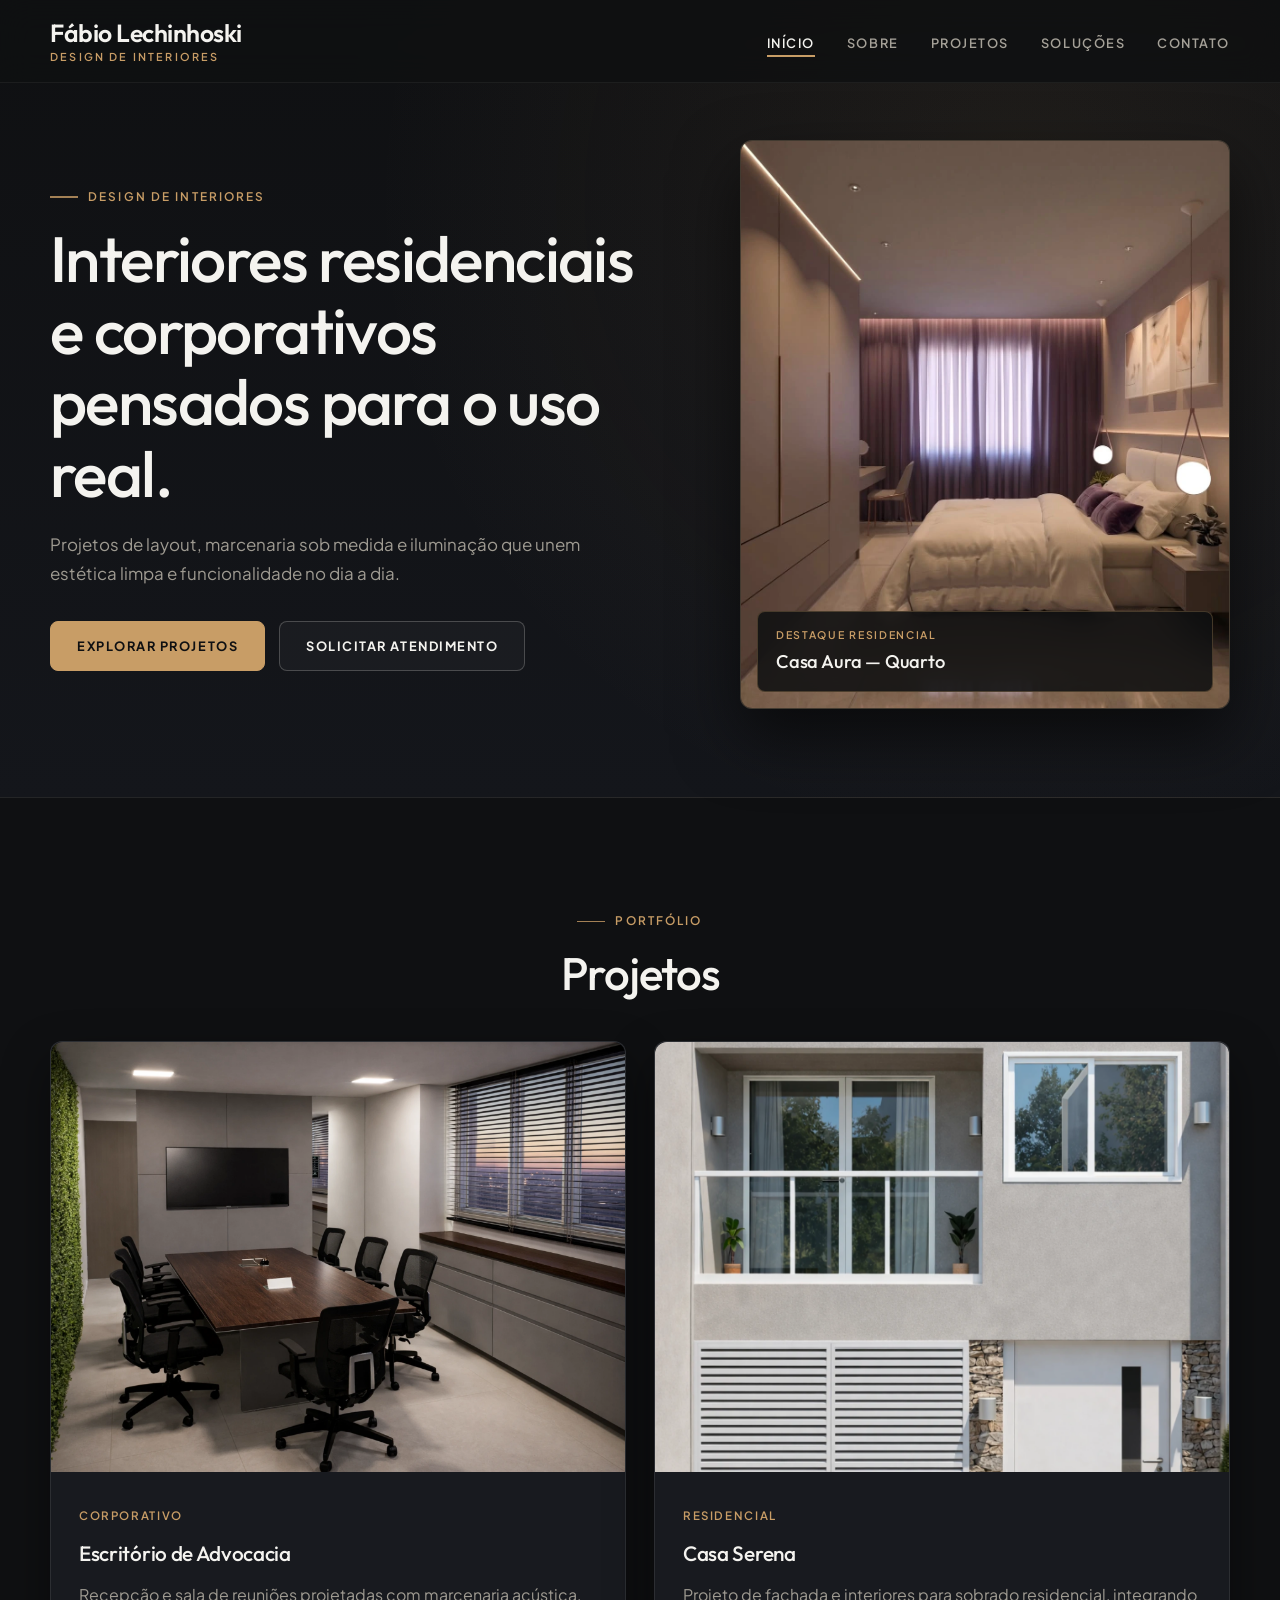
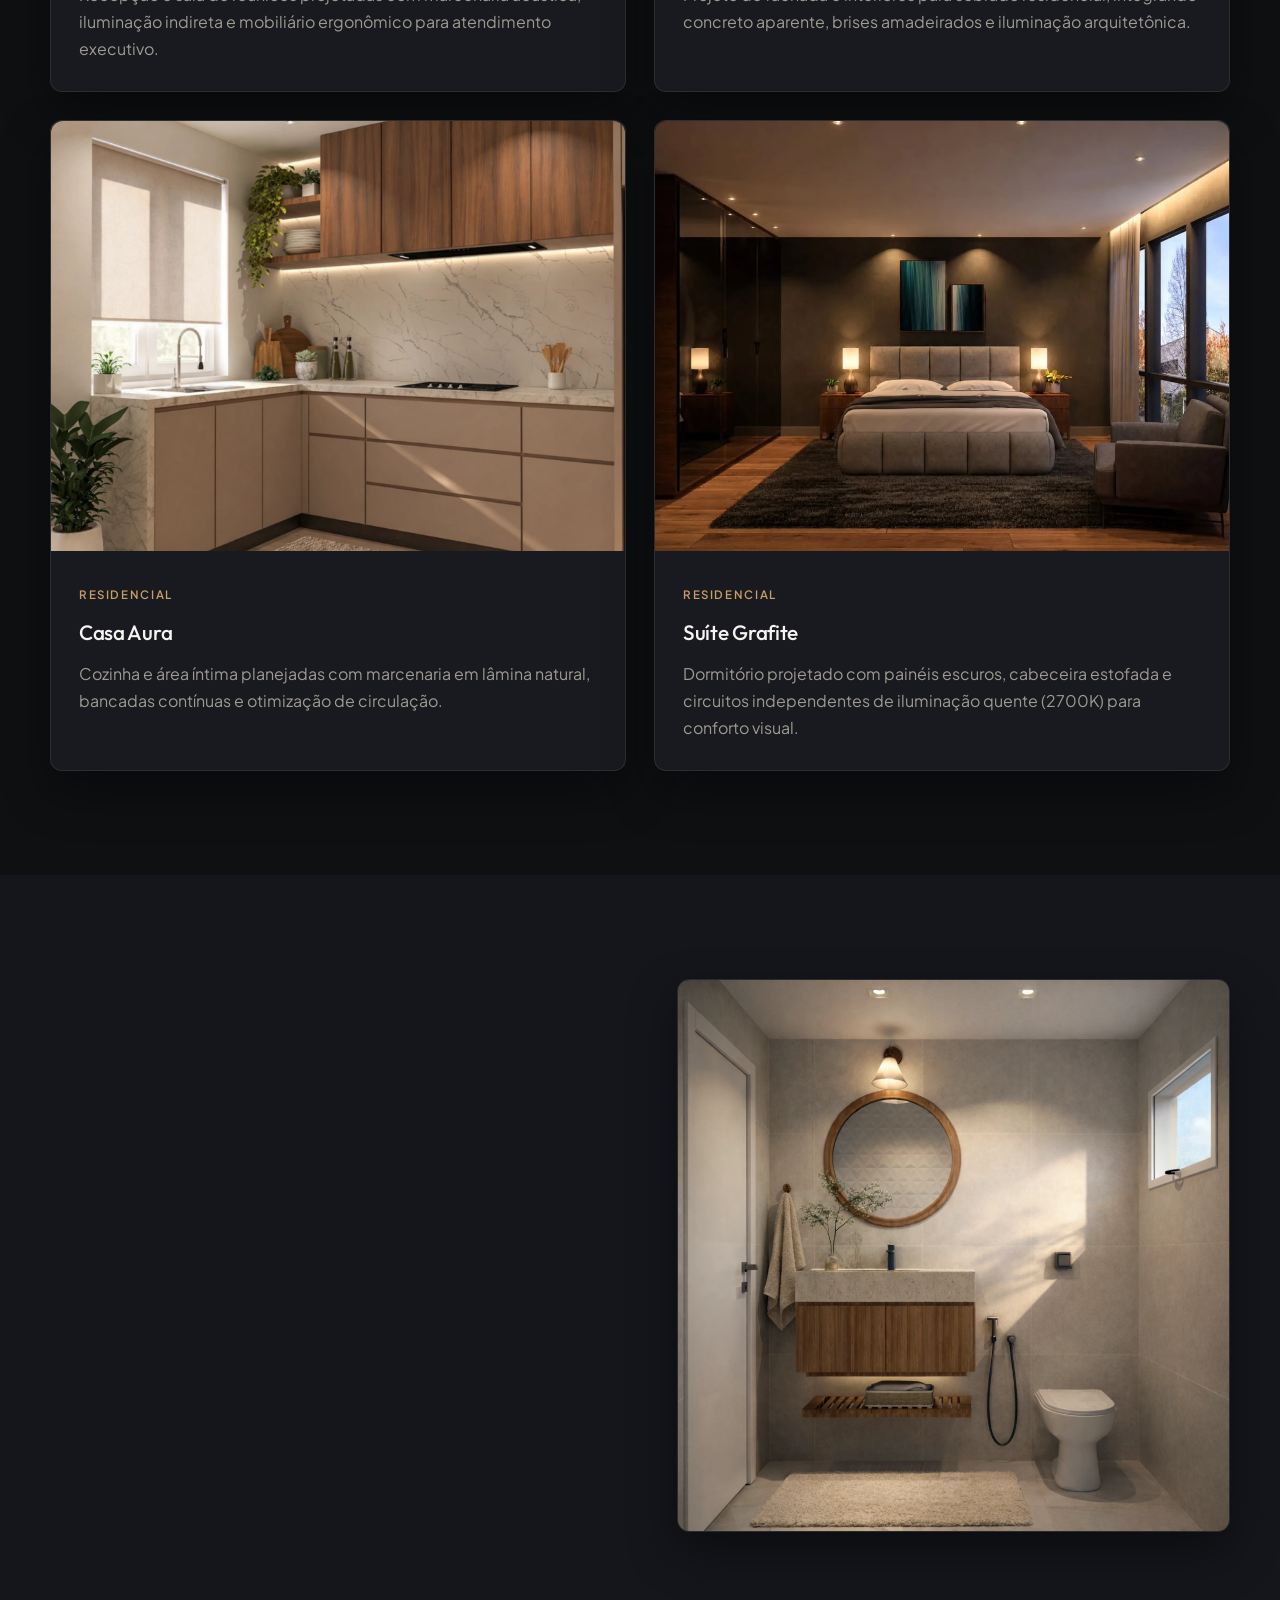
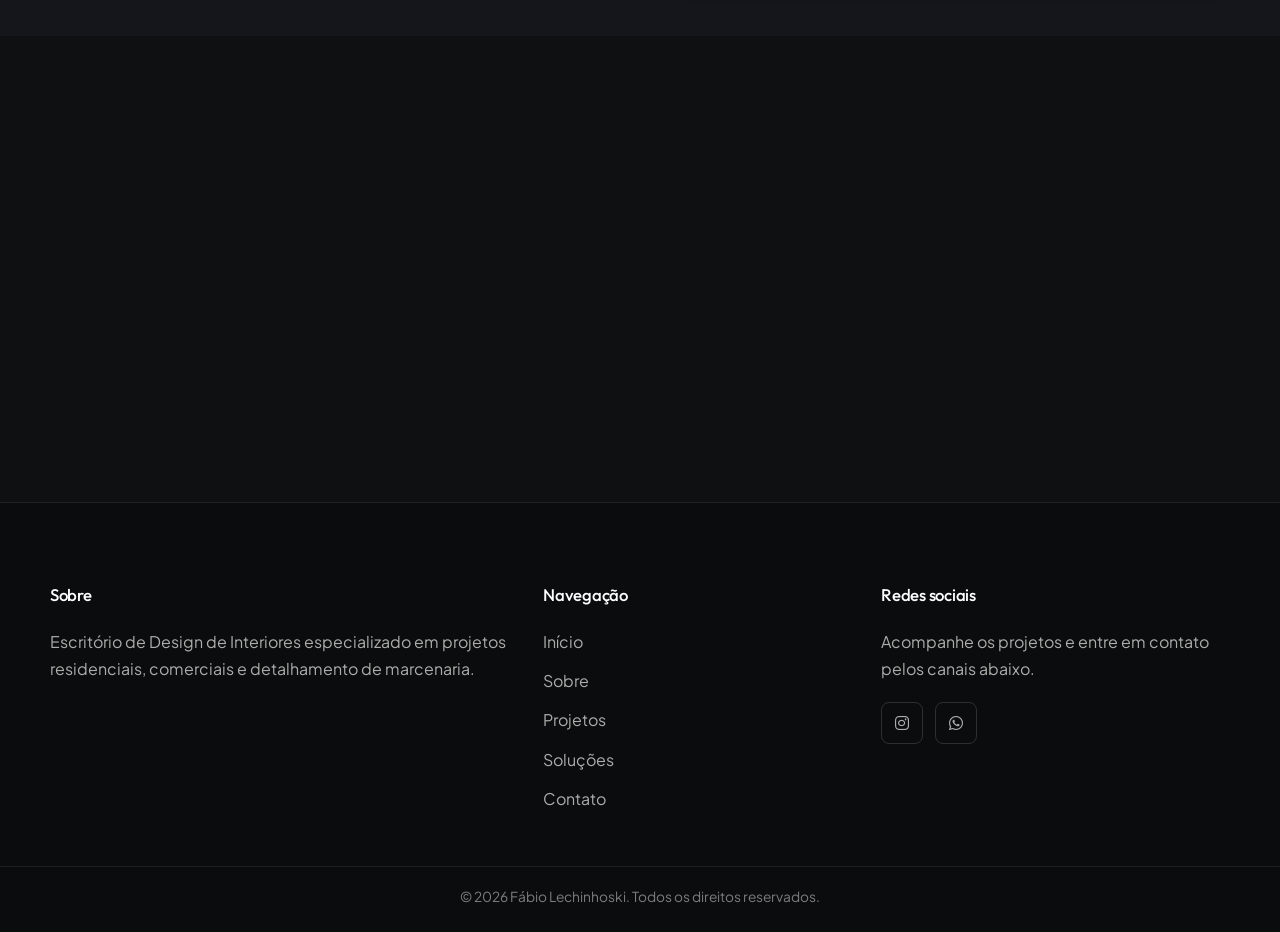
<file: docs/index.html>
<!DOCTYPE html>
<html lang="pt-BR">
<head>
  <meta charset="UTF-8" />
  <meta name="viewport" content="width=device-width, initial-scale=1.0" />
  <title>Fábio Lechinhoski | Design de Interiores</title>
  <meta name="description" content="Portfólio de Fábio Lechinhoski com projetos de interiores residenciais e corporativos." />
  <meta name="theme-color" content="#0F1012" />
  <meta property="og:type" content="website" />
  <meta property="og:title" content="Fábio Lechinhoski | Design de Interiores" />
  <meta property="og:description" content="Interiores residenciais e corporativos pensados para o uso real. Projetos de layout, marcenaria sob medida e iluminação." />
  <meta property="og:image" content="https://fabio-lechinhoski.github.io/design-de-interiores/images/quarto-03.webp" />
  <meta property="og:url" content="https://fabio-lechinhoski.github.io/design-de-interiores/" />
  <link rel="icon" type="image/svg+xml" href="favicon.svg" />
  <link rel="preconnect" href="https://fonts.googleapis.com" />
  <link rel="preconnect" href="https://fonts.gstatic.com" crossorigin />
  <link href="https://fonts.googleapis.com/css2?family=Outfit:wght@400;500;600;700&family=Plus+Jakarta+Sans:wght@400;500;600;700&display=swap" rel="stylesheet" />
  <link rel="stylesheet" href="https://cdnjs.cloudflare.com/ajax/libs/font-awesome/6.5.2/css/all.min.css" />
  <link rel="stylesheet" href="style.css?v=4" />
</head>
<body>
  <header class="site-header">
    <div class="container header-container">
      <a href="index.html" class="logo">
        <span class="logo-name">Fábio Lechinhoski</span>
        <span class="logo-subtitle">Design de Interiores</span>
      </a>

      <nav id="nav">
        <ul>
          <li><a href="index.html" class="active">Início</a></li>
          <li><a href="sobre.html">Sobre</a></li>
          <li><a href="projetos.html">Projetos</a></li>
          <li><a href="solucoes.html">Soluções</a></li>
          <li><a href="contato.html">Contato</a></li>
        </ul>
      </nav>

      <button class="mobile-menu" id="mobile-menu" aria-label="Abrir menu" aria-expanded="false" aria-controls="nav">
        <span class="bar"></span>
        <span class="bar"></span>
        <span class="bar"></span>
      </button>
    </div>
  </header>

  <main>
    <section class="hero hero-home">
      <div class="container hero-home-grid">
        <div class="hero-copy">
          <span class="section-kicker">Design de Interiores</span>
          <h1>Interiores residenciais e corporativos pensados para o uso real.</h1>
          <p class="hero-lead">
            Projetos de layout, marcenaria sob medida e iluminação que unem estética limpa e funcionalidade no dia a dia.
          </p>
          <div class="hero-actions">
            <a href="projetos.html" class="btn">Explorar projetos</a>
            <a href="contato.html" class="btn btn-secondary">Solicitar atendimento</a>
          </div>
        </div>

        <div class="hero-visual">
          <a href="projetos.html#casa-aura" class="hero-showcase-card" aria-label="Ver projeto Casa Aura">
            <img src="images/quarto-03.webp" alt="Quarto da Casa Aura com iluminação embutida e tons suaves" fetchpriority="high" />
            <div class="hero-showcase-badge">
              <span>Destaque Residencial</span>
              <strong>Casa Aura — Quarto</strong>
            </div>
          </a>
        </div>
      </div>
    </section>

    <section class="section">
      <div class="container">
        <div class="section-heading center-heading no-section-text">
          <span class="section-kicker">Portfólio</span>
          <h2>Projetos</h2>
        </div>

        <div class="project-grid home-project-grid">
          <article class="project-card">
            <a href="projetos.html#escritorio" class="project-image project-link-image">
              <img src="images/escritorio-02.webp" alt="Sala de reuniões do Escritório de Advocacia" loading="lazy" />
            </a>
            <div class="project-info">
              <span class="project-tag">Corporativo</span>
              <h3>Escritório de Advocacia</h3>
              <p>
                Recepção e sala de reuniões projetadas com marcenaria acústica, iluminação indireta e mobiliário ergonômico para atendimento executivo.
              </p>
            </div>
          </article>

          <article class="project-card">
            <a href="projetos.html#residencia" class="project-image project-link-image">
              <img src="images/fachada-dia-01.webp" alt="Fachada diurna da Casa Serena" loading="lazy" />
            </a>
            <div class="project-info">
              <span class="project-tag">Residencial</span>
              <h3>Casa Serena</h3>
              <p>
                Projeto de fachada e interiores para sobrado residencial, integrando concreto aparente, brises amadeirados e iluminação arquitetônica.
              </p>
            </div>
          </article>

          <article class="project-card">
            <a href="projetos.html#casa-aura" class="project-image project-link-image">
              <img src="images/cozinha-01.webp" alt="Cozinha da Casa Aura" loading="lazy" />
            </a>
            <div class="project-info">
              <span class="project-tag">Residencial</span>
              <h3>Casa Aura</h3>
              <p>
                Cozinha e área íntima planejadas com marcenaria em lâmina natural, bancadas contínuas e otimização de circulação.
              </p>
            </div>
          </article>

          <article class="project-card">
            <a href="projetos.html#suite-grafite" class="project-image project-link-image">
              <img src="images/suite-04.webp" alt="Suíte Grafite" loading="lazy" />
            </a>
            <div class="project-info">
              <span class="project-tag">Residencial</span>
              <h3>Suíte Grafite</h3>
              <p>
                Dormitório projetado com painéis escuros, cabeceira estofada e circuitos independentes de iluminação quente (2700K) para conforto visual.
              </p>
            </div>
          </article>
        </div>
      </div>
    </section>

    <section class="section section-soft">
      <div class="container split-layout">
        <div class="content-column">
          <span class="section-kicker">Sobre o trabalho</span>
          <h2>Do levantamento técnico ao detalhamento executivo.</h2>
          <p>
            Cada projeto parte do estudo de fluxo, insolação e rotina dos moradores para definir planta baixa, pontos elétricos, paginação de revestimentos e marcenaria — garantindo uma execução fiel ao orçamento e sem improviso em obra.
          </p>
          <a href="sobre.html" class="btn">Conheça mais</a>
        </div>

        <div class="image-column">
          <div class="image-frame">
            <img src="images/lavabo-02.webp" alt="Lavabo residencial em tons neutros" loading="lazy" />
          </div>
        </div>
      </div>
    </section>

    <section class="section cta-section">
      <div class="container">
        <div class="cta-banner">
          <div class="cta-content">
            <span class="section-kicker">Próximo passo</span>
            <h2>Tem um projeto residencial ou comercial em mente?</h2>
            <p>
              Entre em contato para conversarmos sobre o escopo, prazos e necessidades do seu espaço.
            </p>
          </div>
          <div class="cta-actions">
            <a href="contato.html" class="btn">Solicitar orçamento</a>
            <a href="https://bit.ly/3cHmS3p" target="_blank" rel="noopener" class="btn btn-secondary">
              <i class="fa-brands fa-whatsapp"></i> Conversar no WhatsApp
            </a>
          </div>
        </div>
      </div>
    </section>
  </main>

  <footer class="site-footer">
    <div class="container footer-container">
      <div class="footer-col">
        <h3>Sobre</h3>
        <p>Escritório de Design de Interiores especializado em projetos residenciais, comerciais e detalhamento de marcenaria.</p>
      </div>

      <div class="footer-col">
        <h3>Navegação</h3>
        <ul>
          <li><a href="index.html">Início</a></li>
          <li><a href="sobre.html">Sobre</a></li>
          <li><a href="projetos.html">Projetos</a></li>
          <li><a href="solucoes.html">Soluções</a></li>
          <li><a href="contato.html">Contato</a></li>
        </ul>
      </div>

      <div class="footer-col">
        <h3>Redes sociais</h3>
        <p>Acompanhe os projetos e entre em contato pelos canais abaixo.</p>
        <div class="social-icons">
          <a href="https://www.instagram.com/fabio.le.interiores/" target="_blank" rel="noopener" aria-label="Instagram"><i class="fa-brands fa-instagram"></i></a>
          <a href="https://bit.ly/3cHmS3p" target="_blank" rel="noopener" aria-label="WhatsApp"><i class="fa-brands fa-whatsapp"></i></a>
        </div>
      </div>
    </div>

    <div class="copyright">
      <p>&copy; 2026 Fábio Lechinhoski. Todos os direitos reservados.</p>
    </div>
  </footer>

  <script src="script.js?v=2"></script>
</body>
</html>
</file>
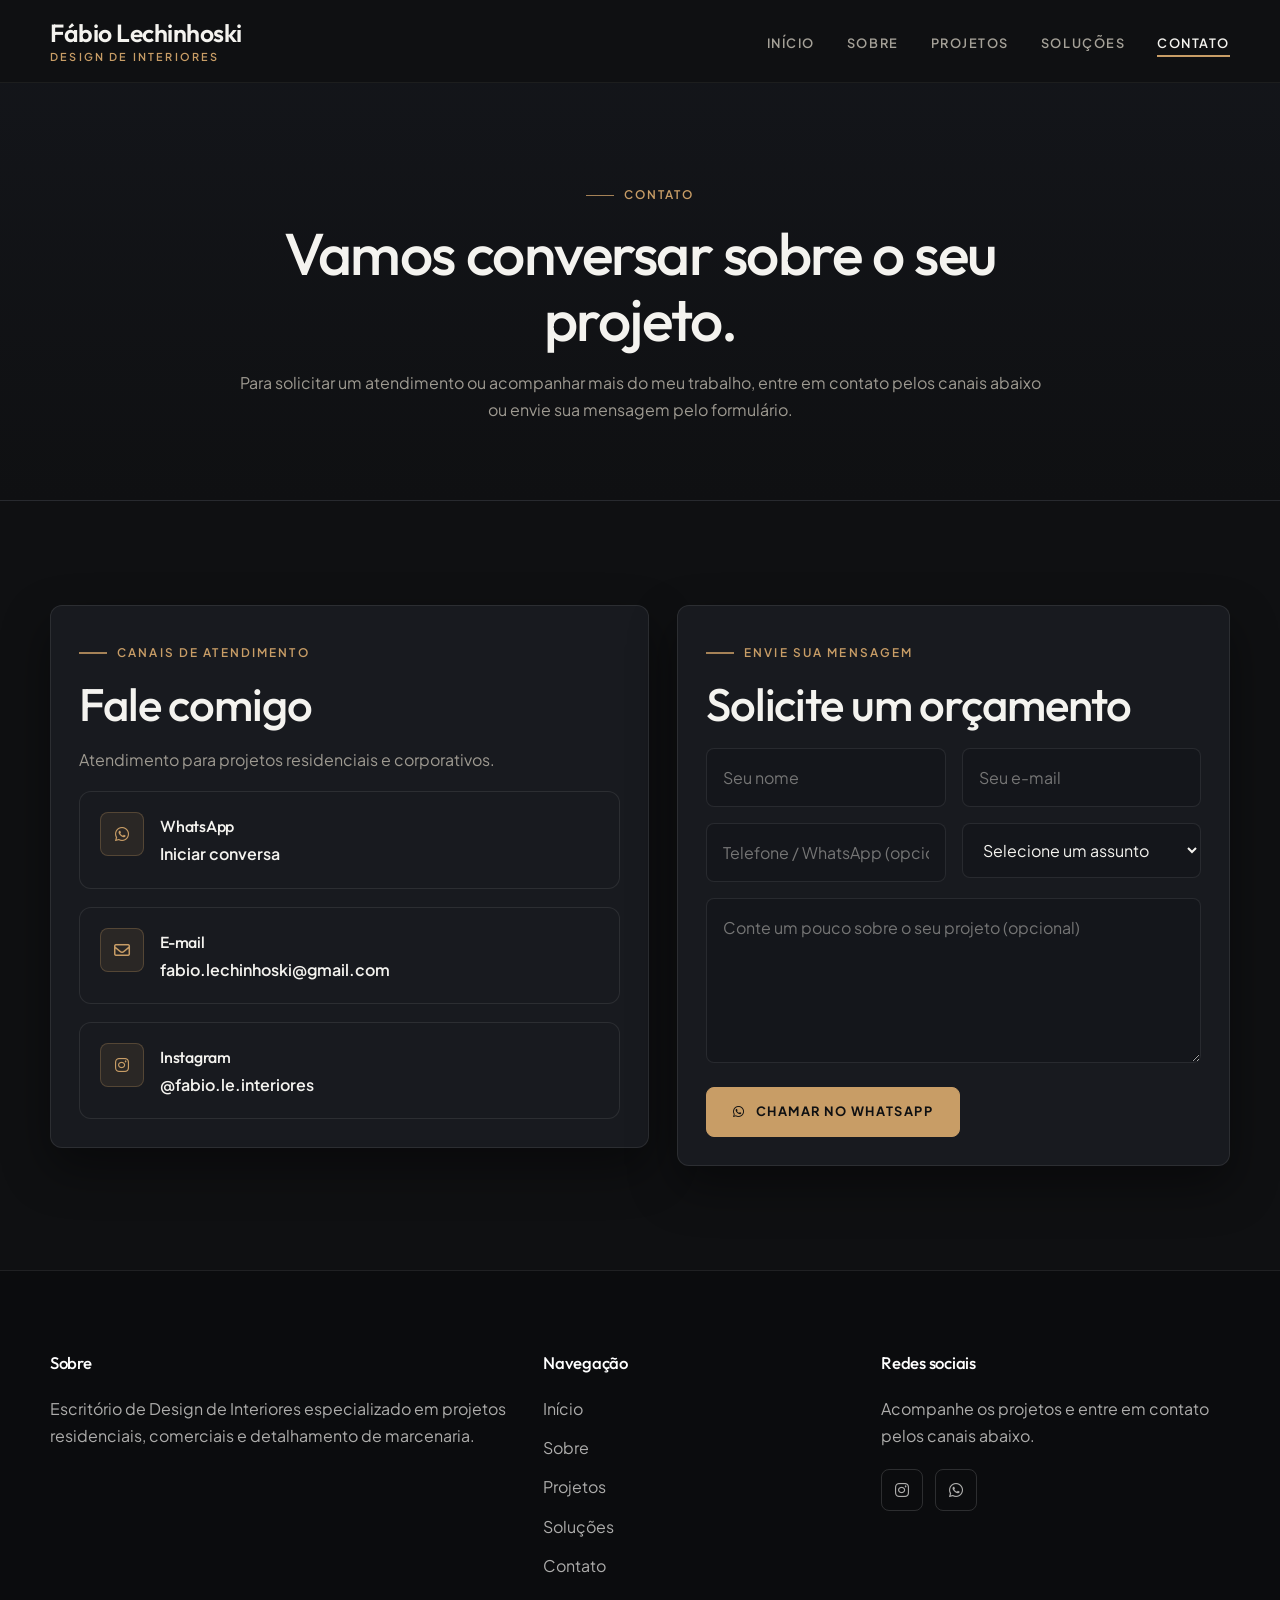
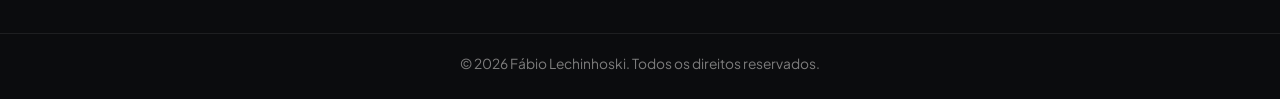
<file: docs/contato.html>
<!DOCTYPE html>
<html lang="pt-BR">
<head>
  <meta charset="UTF-8" />
  <meta name="viewport" content="width=device-width, initial-scale=1.0" />
  <title>Contato | Fábio Lechinhoski</title>
  <meta name="description" content="Entre em contato com Fábio Lechinhoski para solicitar um projeto de interiores." />
  <meta name="theme-color" content="#0F1012" />
  <meta property="og:type" content="website" />
  <meta property="og:title" content="Contato | Fábio Lechinhoski — Design de Interiores" />
  <meta property="og:description" content="Solicite um orçamento ou entre em contato para conversar sobre o seu projeto de interiores." />
  <meta property="og:image" content="https://fabio-lechinhoski.github.io/design-de-interiores/images/quarto-03.webp" />
  <meta property="og:url" content="https://fabio-lechinhoski.github.io/design-de-interiores/contato.html" />
  <link rel="icon" type="image/svg+xml" href="favicon.svg" />
  <link rel="preconnect" href="https://fonts.googleapis.com" />
  <link rel="preconnect" href="https://fonts.gstatic.com" crossorigin />
  <link href="https://fonts.googleapis.com/css2?family=Outfit:wght@400;500;600;700&family=Plus+Jakarta+Sans:wght@400;500;600;700&display=swap" rel="stylesheet" />
  <link rel="stylesheet" href="https://cdnjs.cloudflare.com/ajax/libs/font-awesome/6.5.2/css/all.min.css" />
  <link rel="stylesheet" href="style.css?v=4" />
</head>
<body>
  <header class="site-header">
    <div class="container header-container">
      <a href="index.html" class="logo">
        <span class="logo-name">Fábio Lechinhoski</span>
        <span class="logo-subtitle">Design de Interiores</span>
      </a>

      <nav id="nav">
        <ul>
          <li><a href="index.html">Início</a></li>
          <li><a href="sobre.html">Sobre</a></li>
          <li><a href="projetos.html">Projetos</a></li>
          <li><a href="solucoes.html">Soluções</a></li>
          <li><a href="contato.html" class="active">Contato</a></li>
        </ul>
      </nav>

      <button class="mobile-menu" id="mobile-menu" aria-label="Abrir menu" aria-expanded="false" aria-controls="nav">
        <span class="bar"></span>
        <span class="bar"></span>
        <span class="bar"></span>
      </button>
    </div>
  </header>

  <main>
    <section class="page-header">
      <div class="container">
        <span class="section-kicker">Contato</span>
        <h1>Vamos conversar sobre o seu projeto.</h1>
        <p>
          Para solicitar um atendimento ou acompanhar mais do meu trabalho,
          entre em contato pelos canais abaixo ou envie sua mensagem pelo formulário.
        </p>
      </div>
    </section>

    <section class="section">
      <div class="container contact-grid">
        <div class="contact-info-box">
          <span class="section-kicker">Canais de atendimento</span>
          <h2>Fale comigo</h2>
          <p>Atendimento para projetos residenciais e corporativos.</p>

          <div class="contact-card">
            <i class="fa-brands fa-whatsapp"></i>
            <div>
              <strong>WhatsApp</strong>
              <p><a href="https://bit.ly/3cHmS3p" target="_blank" rel="noopener">Iniciar conversa</a></p>
            </div>
          </div>

          <div class="contact-card">
            <i class="fa-regular fa-envelope"></i>
            <div>
              <strong>E-mail</strong>
              <p><a href="mailto:fabio.lechinhoski@gmail.com">fabio.lechinhoski@gmail.com</a></p>
            </div>
          </div>

          <div class="contact-card">
            <i class="fa-brands fa-instagram"></i>
            <div>
              <strong>Instagram</strong>
              <p><a href="https://www.instagram.com/fabio.le.interiores/" target="_blank" rel="noopener">@fabio.le.interiores</a></p>
            </div>
          </div>
        </div>

        <div class="contact-form-box">
          <span class="section-kicker">Envie sua mensagem</span>
          <h2>Solicite um orçamento</h2>

          <form action="#" method="POST" class="contact-form" id="contact-form">
            <div class="form-row">
              <div class="form-group">
                <input type="text" name="nome" placeholder="Seu nome" aria-label="Seu nome" required />
              </div>
              <div class="form-group">
                <input type="email" name="email" placeholder="Seu e-mail" aria-label="Seu e-mail" required />
              </div>
            </div>

            <div class="form-row">
              <div class="form-group">
                <input type="tel" name="telefone" placeholder="Telefone / WhatsApp (opcional)" aria-label="Telefone ou WhatsApp" />
              </div>
              <div class="form-group">
                <select name="assunto" aria-label="Assunto do atendimento" required>
                  <option value="">Selecione um assunto</option>
                  <option value="Consultoria de interiores">Consultoria de interiores</option>
                  <option value="Projeto completo">Projeto completo</option>
                  <option value="Acompanhamento de execução">Acompanhamento de execução</option>
                  <option value="Render Fotorrealista">Render Fotorrealista</option>
                  <option value="Site para Arquitetos e Designers">Site para Arquitetos / Designers</option>
                  <option value="Outros">Outros</option>
                </select>
              </div>
            </div>

            <div class="form-group">
              <textarea name="mensagem" placeholder="Conte um pouco sobre o seu projeto (opcional)" aria-label="Mensagem sobre o projeto"></textarea>
            </div>

            <div class="form-actions">
              <button type="submit" class="btn" id="contact-submit-btn">
                <i class="fa-brands fa-whatsapp"></i> Chamar no WhatsApp
              </button>
            </div>

            <div class="form-feedback" id="form-feedback" role="status" aria-live="polite"></div>
          </form>
        </div>
      </div>
    </section>
  </main>

  <footer class="site-footer">
    <div class="container footer-container">
      <div class="footer-col">
        <h3>Sobre</h3>
        <p>Escritório de Design de Interiores especializado em projetos residenciais, comerciais e detalhamento de marcenaria.</p>
      </div>

      <div class="footer-col">
        <h3>Navegação</h3>
        <ul>
          <li><a href="index.html">Início</a></li>
          <li><a href="sobre.html">Sobre</a></li>
          <li><a href="projetos.html">Projetos</a></li>
          <li><a href="solucoes.html">Soluções</a></li>
          <li><a href="contato.html">Contato</a></li>
        </ul>
      </div>

      <div class="footer-col">
        <h3>Redes sociais</h3>
        <p>Acompanhe os projetos e entre em contato pelos canais abaixo.</p>
        <div class="social-icons">
          <a href="https://www.instagram.com/fabio.le.interiores/" target="_blank" rel="noopener" aria-label="Instagram"><i class="fa-brands fa-instagram"></i></a>
          <a href="https://bit.ly/3cHmS3p" target="_blank" rel="noopener" aria-label="WhatsApp"><i class="fa-brands fa-whatsapp"></i></a>
        </div>
      </div>
    </div>

    <div class="copyright">
      <p>&copy; 2026 Fábio Lechinhoski. Todos os direitos reservados.</p>
    </div>
  </footer>

  <script src="script.js?v=2"></script>
</body>
</html>
</file>
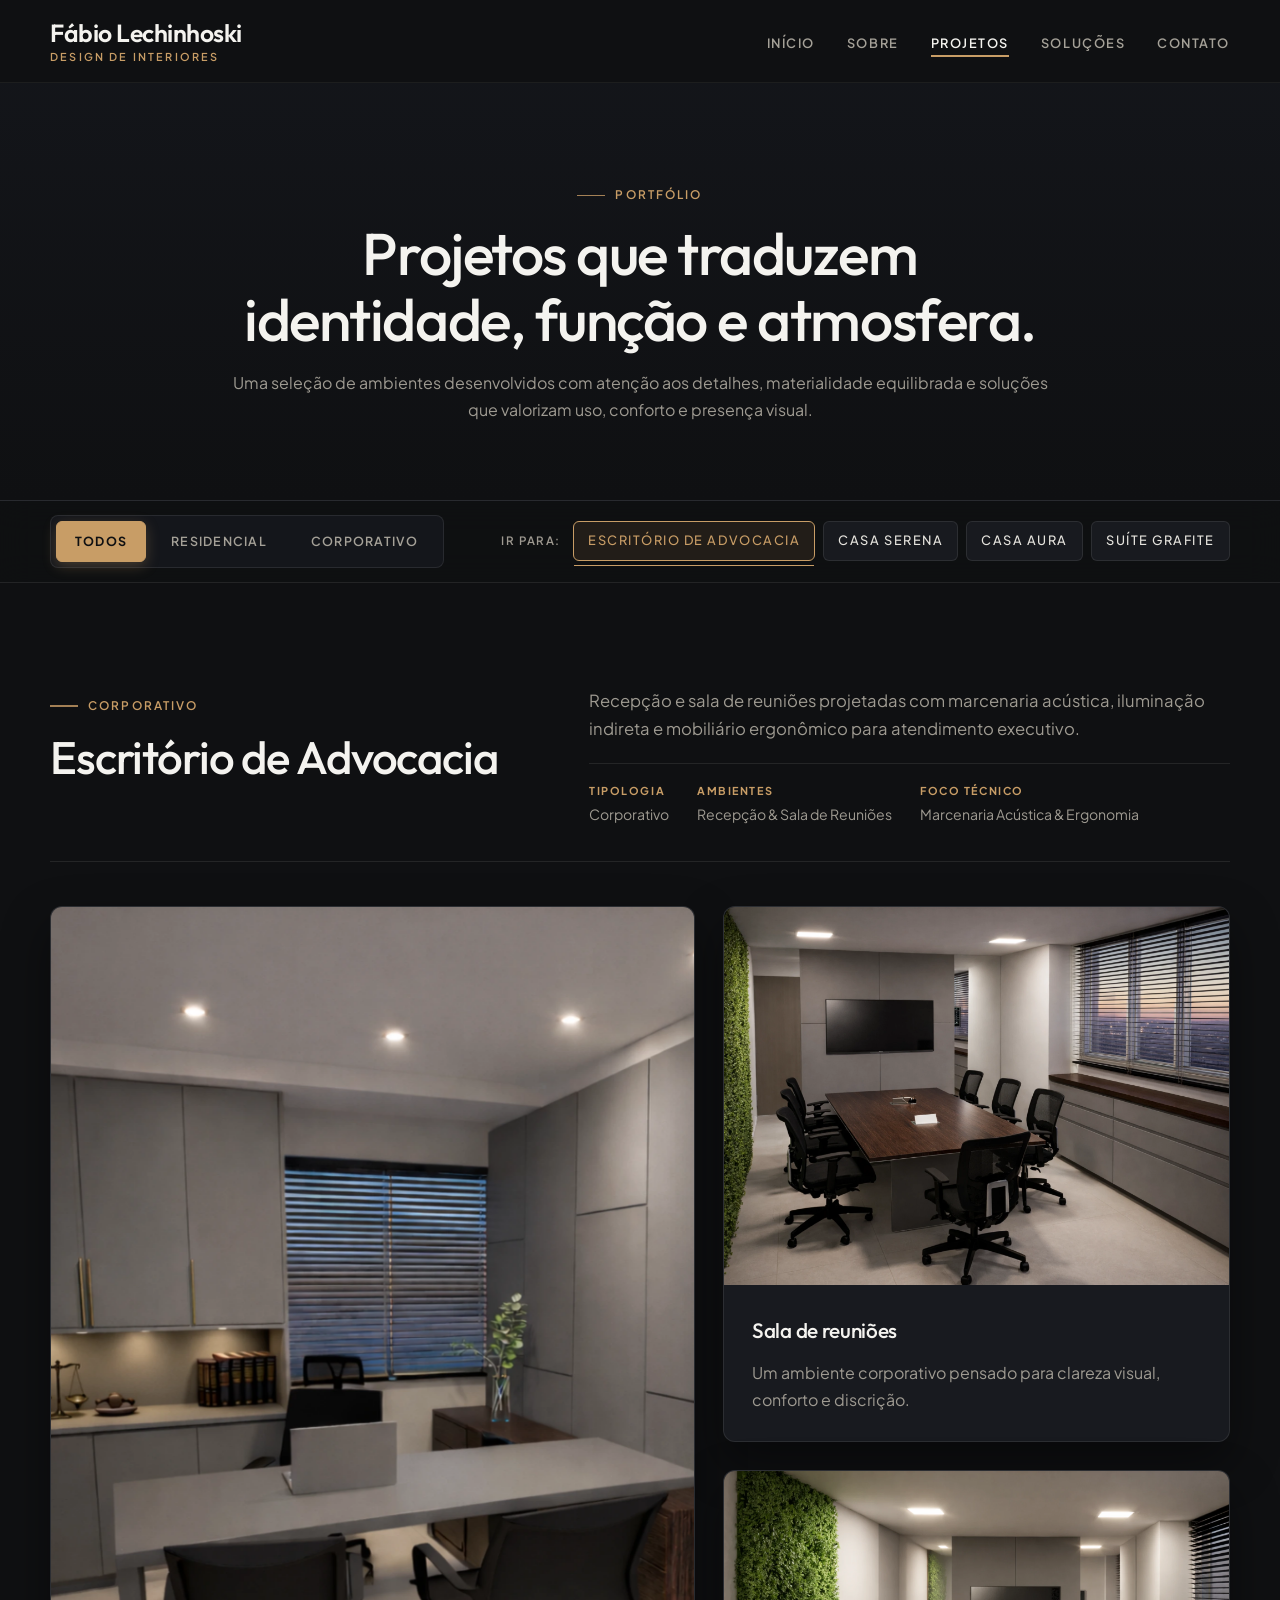
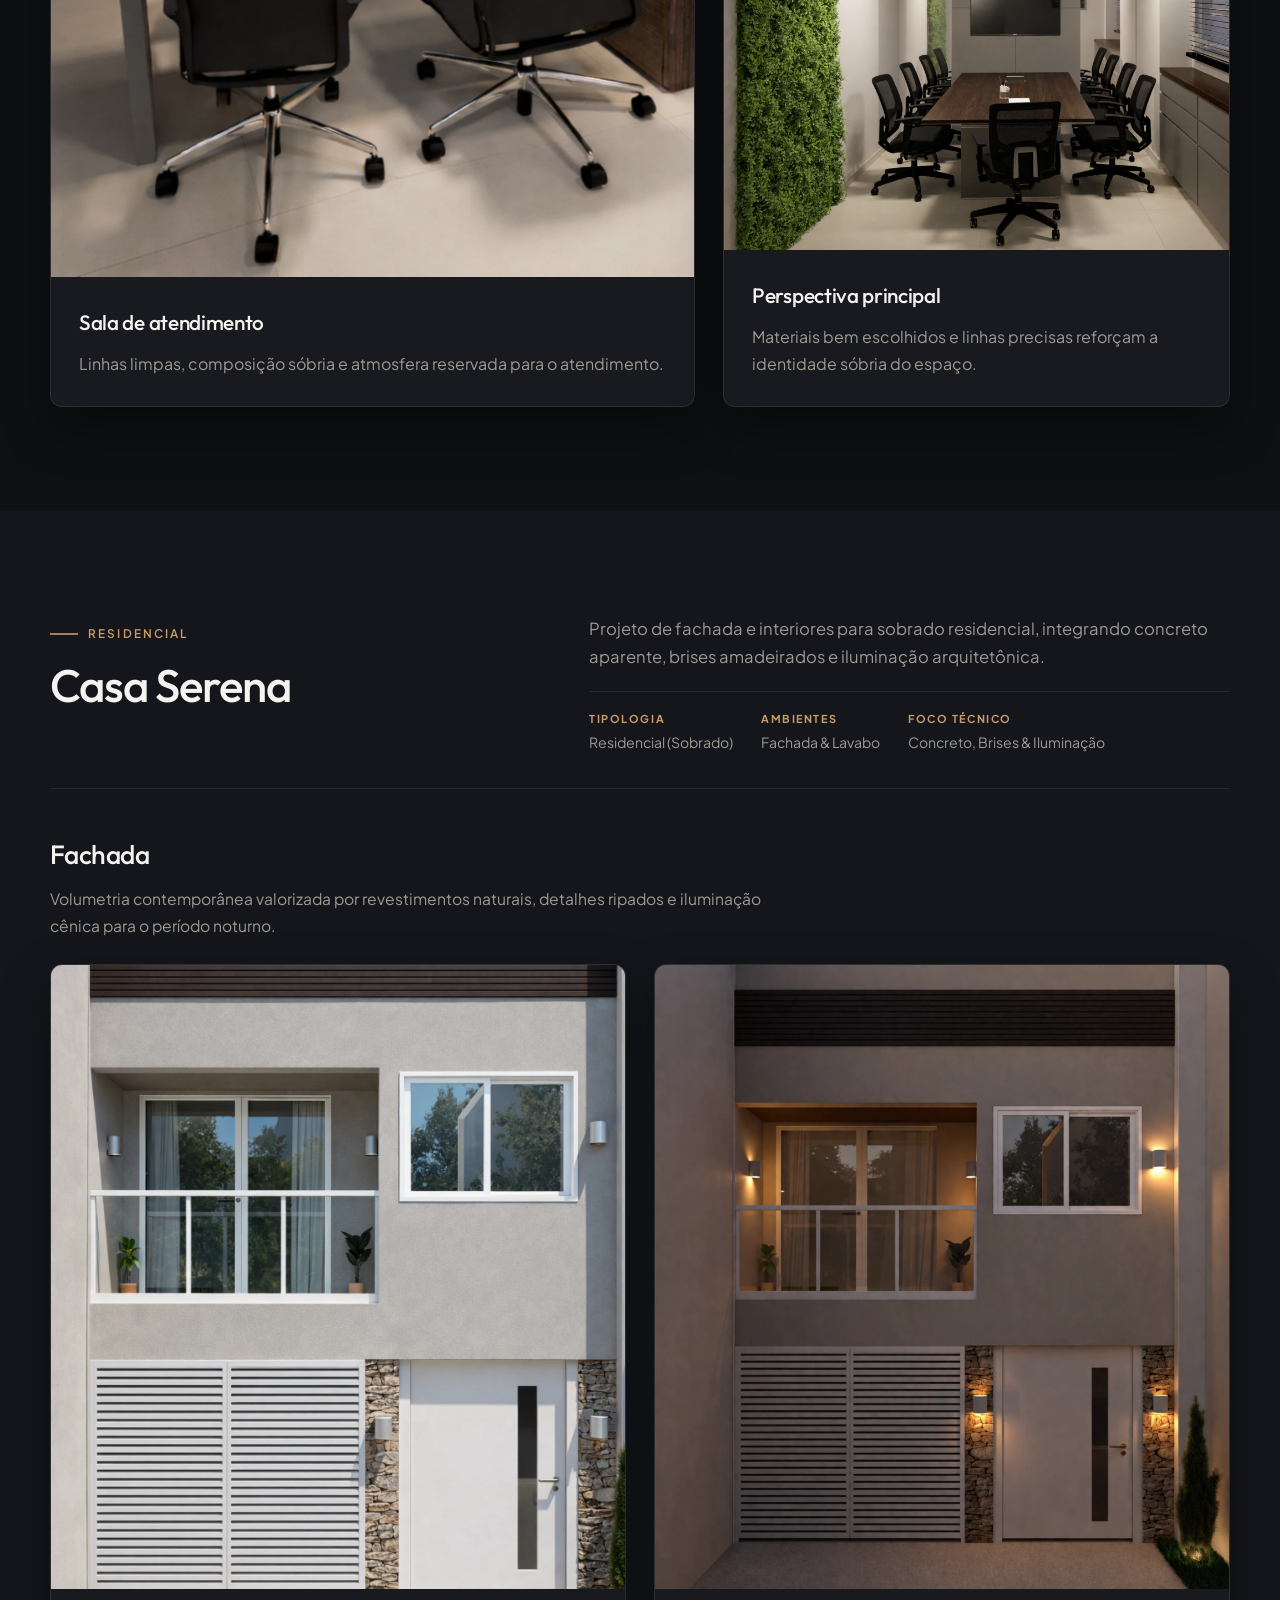
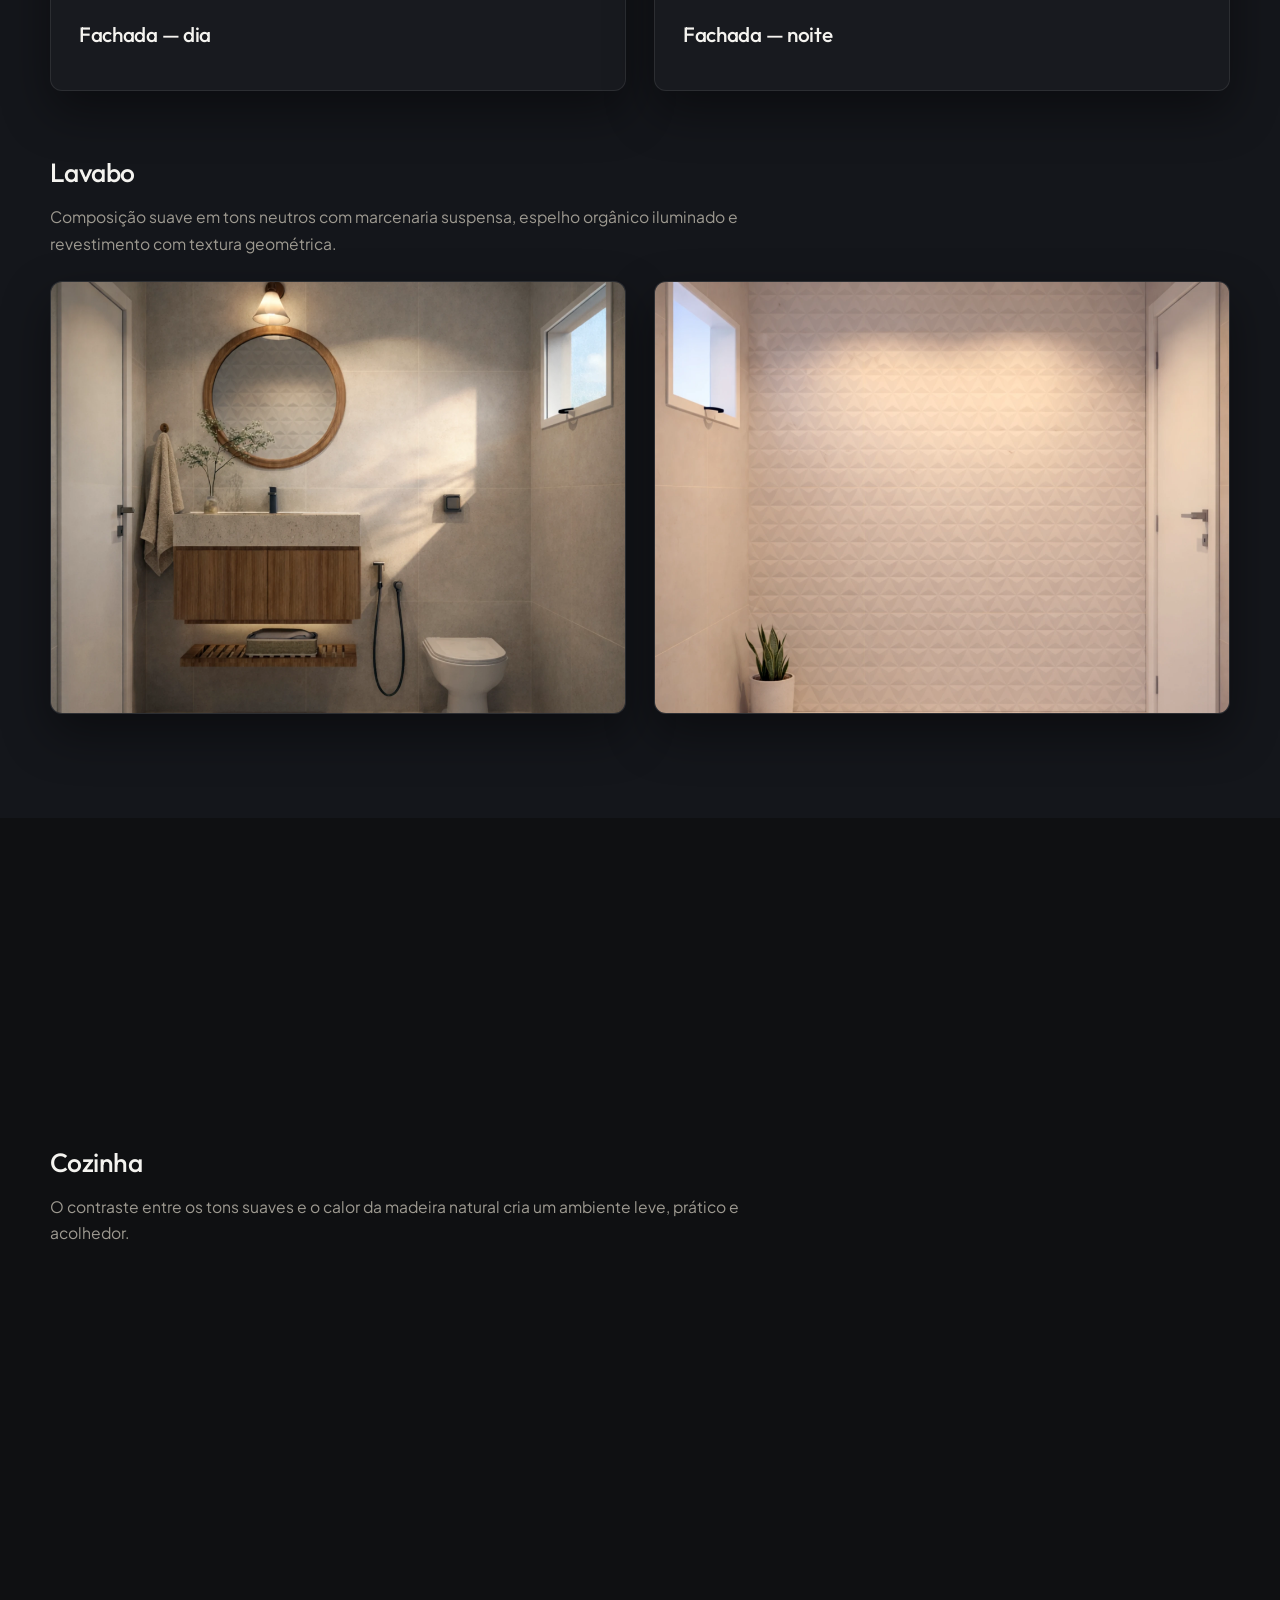
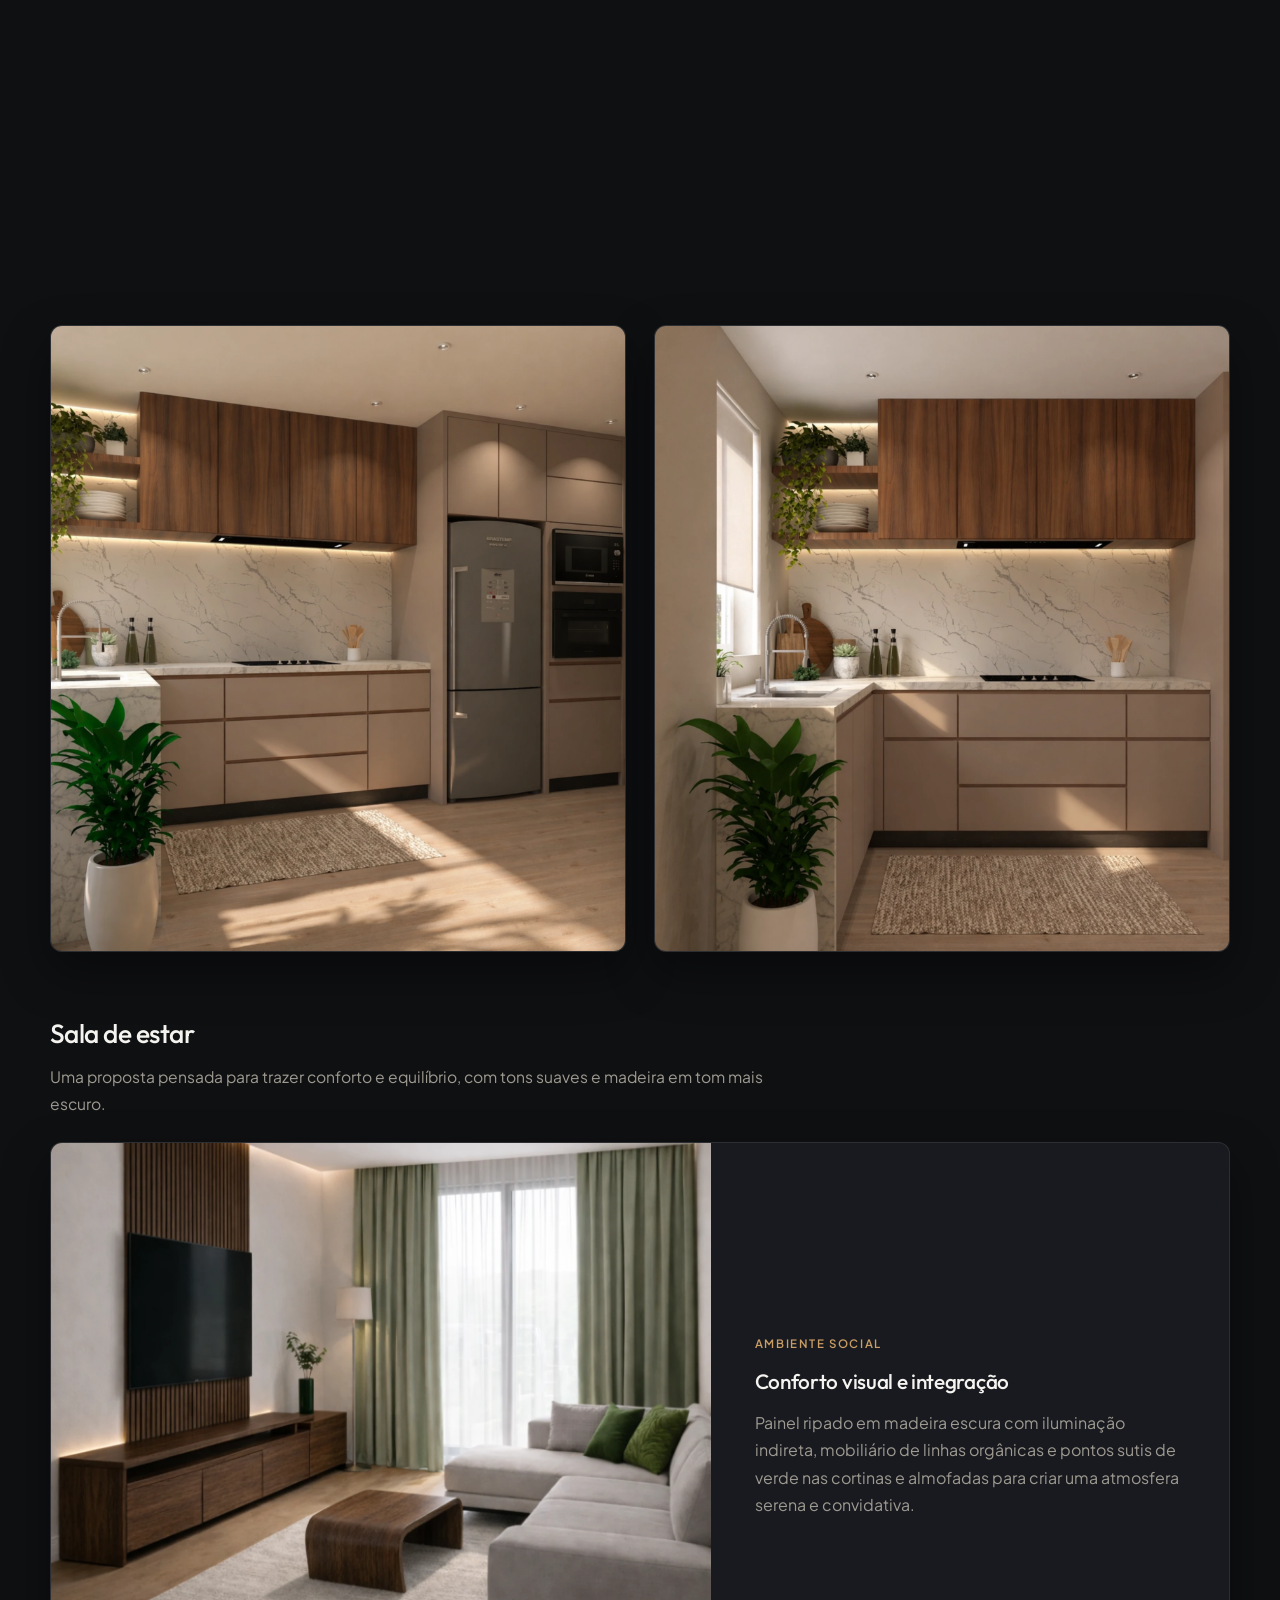
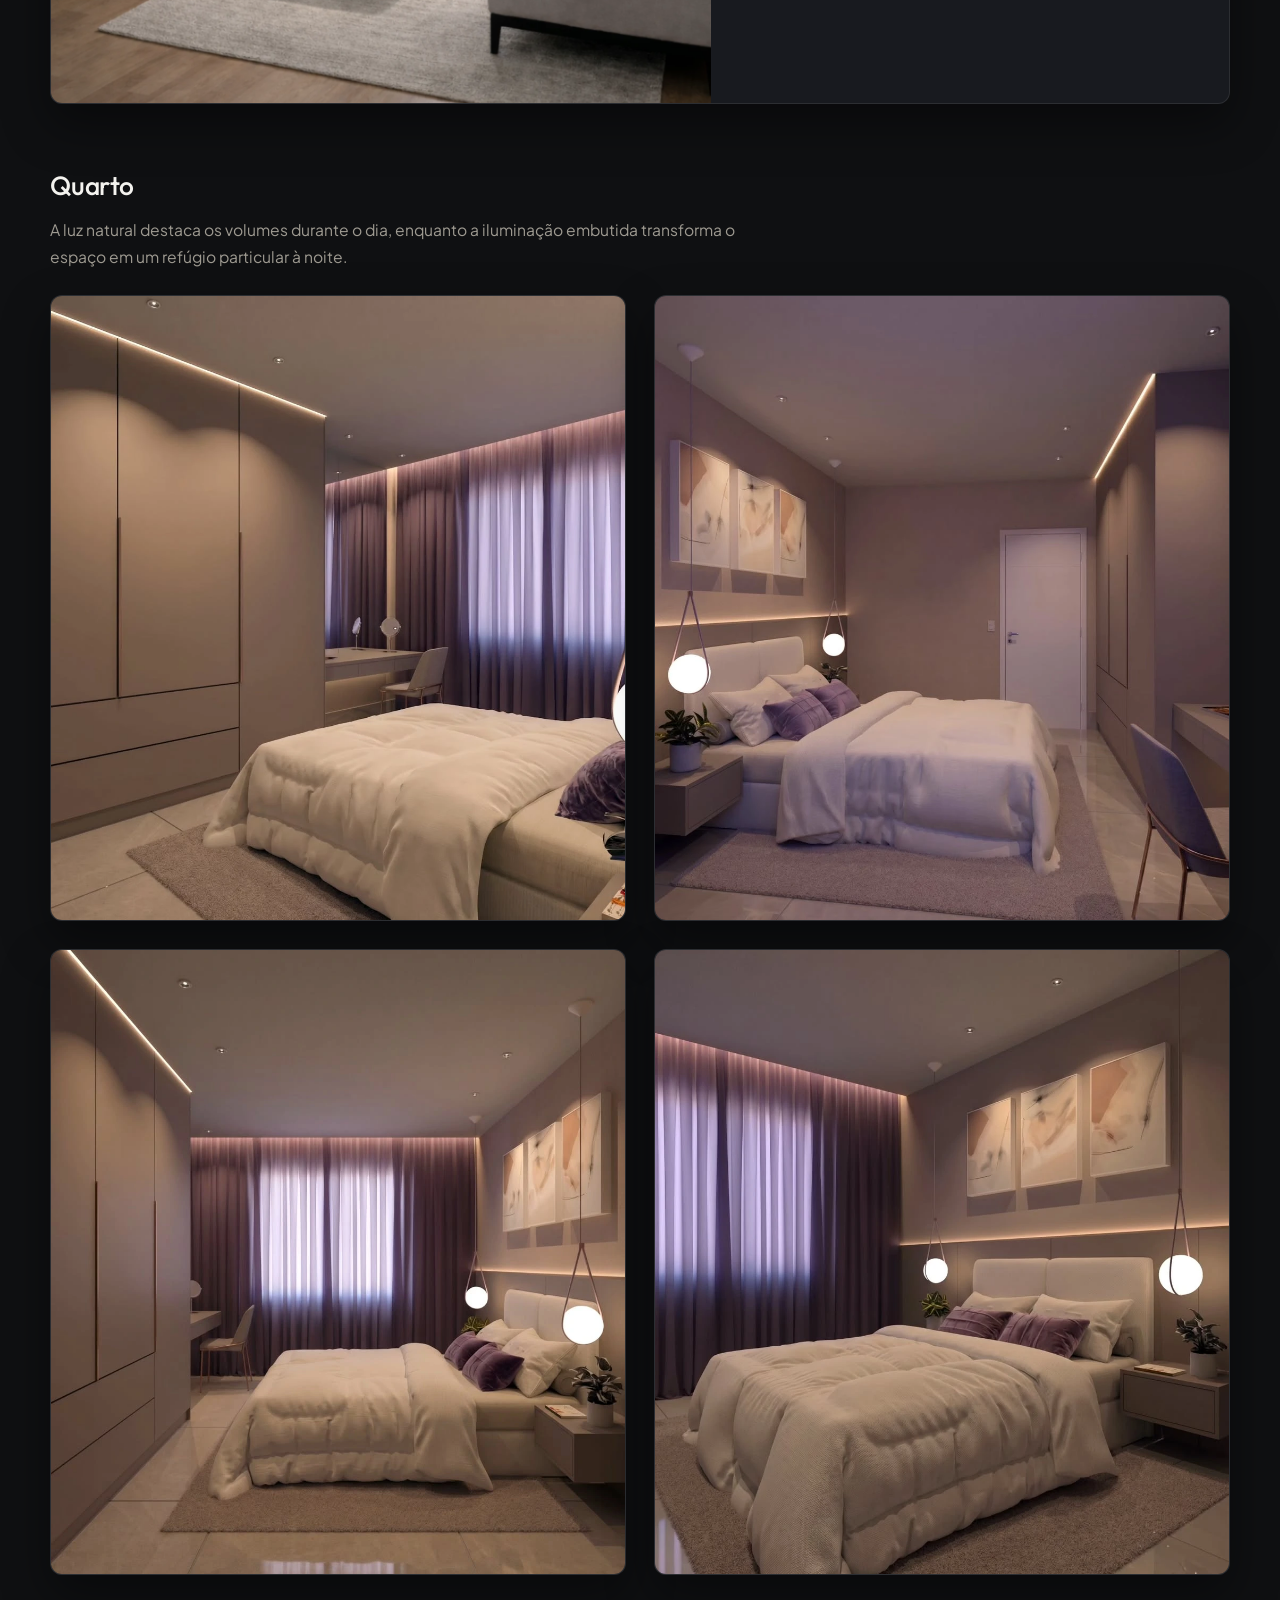
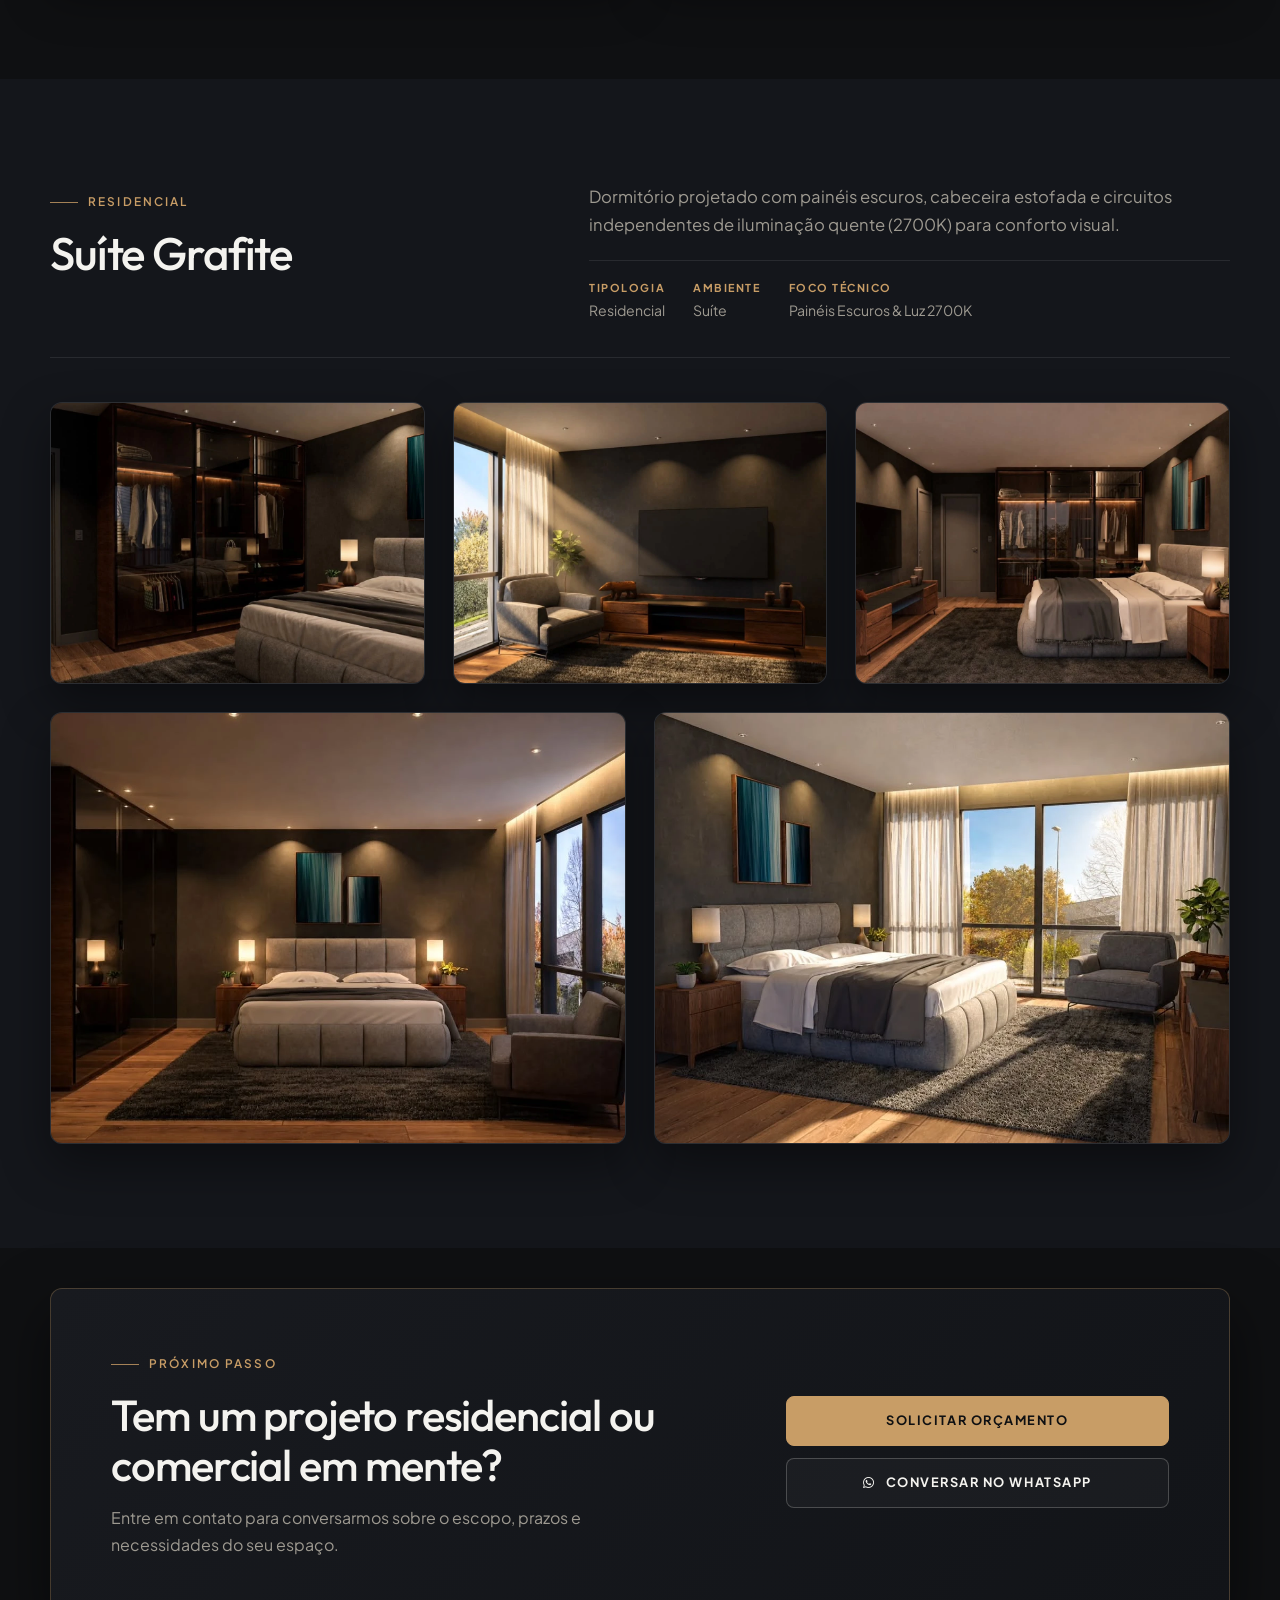
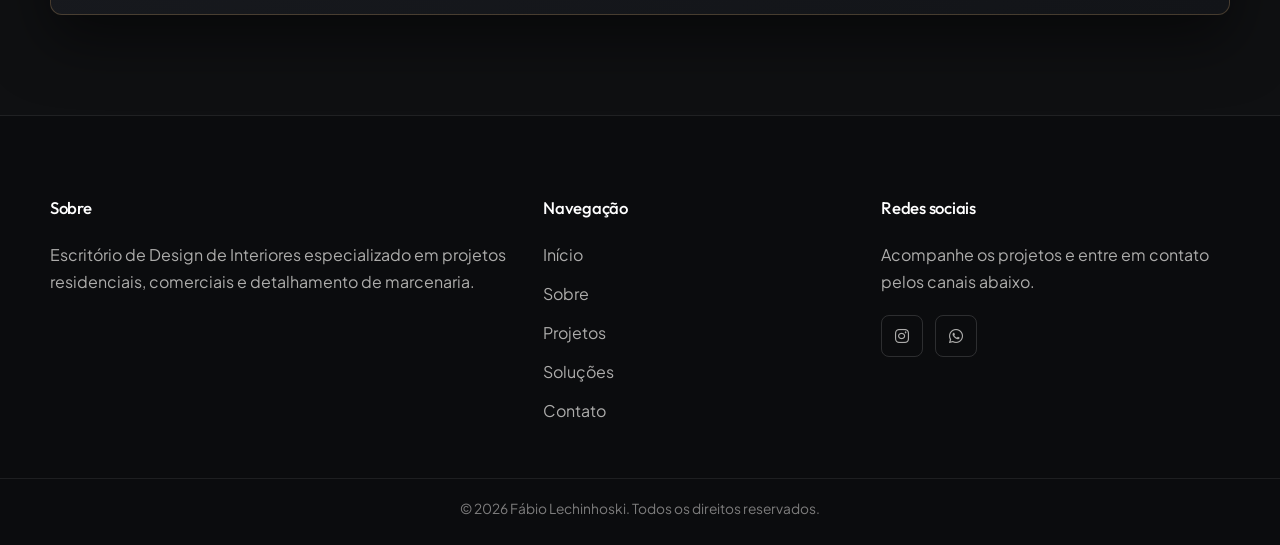
<file: docs/projetos.html>
<!DOCTYPE html>
<html lang="pt-BR">
<head>
  <meta charset="UTF-8" />
  <meta name="viewport" content="width=device-width, initial-scale=1.0" />
  <title>Projetos | Fábio Lechinhoski</title>
  <meta name="description" content="Portfólio com projetos residenciais e corporativos de Fábio Lechinhoski." />
  <meta name="theme-color" content="#0F1012" />
  <meta property="og:type" content="website" />
  <meta property="og:title" content="Projetos | Fábio Lechinhoski — Design de Interiores" />
  <meta property="og:description" content="Conheça os projetos residenciais e corporativos desenvolvidos por Fábio Lechinhoski." />
  <meta property="og:image" content="https://fabio-lechinhoski.github.io/design-de-interiores/images/quarto-03.webp" />
  <meta property="og:url" content="https://fabio-lechinhoski.github.io/design-de-interiores/projetos.html" />
  <link rel="icon" type="image/svg+xml" href="favicon.svg" />
  <link rel="preconnect" href="https://fonts.googleapis.com" />
  <link rel="preconnect" href="https://fonts.gstatic.com" crossorigin />
  <link href="https://fonts.googleapis.com/css2?family=Outfit:wght@400;500;600;700&family=Plus+Jakarta+Sans:wght@400;500;600;700&display=swap" rel="stylesheet" />
  <link rel="stylesheet" href="https://cdnjs.cloudflare.com/ajax/libs/font-awesome/6.5.2/css/all.min.css" />
  <link rel="stylesheet" href="style.css?v=4" />
</head>
<body>
  <header class="site-header">
    <div class="container header-container">
      <a href="index.html" class="logo">
        <span class="logo-name">Fábio Lechinhoski</span>
        <span class="logo-subtitle">Design de Interiores</span>
      </a>

      <nav id="nav">
        <ul>
          <li><a href="index.html">Início</a></li>
          <li><a href="sobre.html">Sobre</a></li>
          <li><a href="projetos.html" class="active">Projetos</a></li>
          <li><a href="solucoes.html">Soluções</a></li>
          <li><a href="contato.html">Contato</a></li>
        </ul>
      </nav>

      <button class="mobile-menu" id="mobile-menu" aria-label="Abrir menu" aria-expanded="false" aria-controls="nav">
        <span class="bar"></span>
        <span class="bar"></span>
        <span class="bar"></span>
      </button>
    </div>
  </header>

  <main>
    <section class="page-header">
      <div class="container">
        <span class="section-kicker">Portfólio</span>
        <h1>Projetos que traduzem identidade, função e atmosfera.</h1>
        <p>
          Uma seleção de ambientes desenvolvidos com atenção aos detalhes,
          materialidade equilibrada e soluções que valorizam uso, conforto e presença visual.
        </p>
      </div>
    </section>

    <div class="portfolio-toolbar" id="portfolio-toolbar">
      <div class="container portfolio-toolbar-inner">
        <div class="portfolio-filters" role="group" aria-label="Filtrar projetos por categoria">
          <button type="button" class="filter-btn active" data-filter="all" aria-pressed="true">
            Todos
          </button>
          <button type="button" class="filter-btn" data-filter="residencial" aria-pressed="false">
            Residencial
          </button>
          <button type="button" class="filter-btn" data-filter="corporativo" aria-pressed="false">
            Corporativo
          </button>
        </div>

        <nav class="portfolio-quick-nav" aria-label="Navegação rápida entre projetos">
          <span class="quick-nav-label">Ir para:</span>
          <div class="quick-nav-links" id="quick-nav-links">
            <a href="#escritorio" class="quick-nav-link" data-project-target="escritorio" data-category="corporativo">Escritório de Advocacia</a>
            <a href="#residencia" class="quick-nav-link" data-project-target="residencia" data-category="residencial">Casa Serena</a>
            <a href="#casa-aura" class="quick-nav-link" data-project-target="casa-aura" data-category="residencial">Casa Aura</a>
            <a href="#suite-grafite" class="quick-nav-link" data-project-target="suite-grafite" data-category="residencial">Suíte Grafite</a>
          </div>
        </nav>
      </div>
    </div>

    <section class="section project-detail-section" id="escritorio" data-category="corporativo" data-title="Escritório de Advocacia">
      <div class="container">
        <div class="project-detail-header">
          <div class="project-header-title">
            <span class="section-kicker">Corporativo</span>
            <h2>Escritório de Advocacia</h2>
          </div>
          <div class="project-header-body">
            <p class="project-description">
              Recepção e sala de reuniões projetadas com marcenaria acústica, iluminação indireta e mobiliário ergonômico para atendimento executivo.
            </p>
            <ul class="project-meta" aria-label="Ficha rápida do projeto">
              <li><strong>Tipologia</strong> Corporativo</li>
              <li><strong>Ambientes</strong> Recepção &amp; Sala de Reuniões</li>
              <li><strong>Foco Técnico</strong> Marcenaria Acústica &amp; Ergonomia</li>
            </ul>
          </div>
        </div>

        <div class="gallery-grid gallery-grid-featured">
          <article class="gallery-card gallery-featured">
            <img src="images/escritorio-01.webp" alt="Sala de atendimento do Escritório de Advocacia" loading="lazy" />
            <div class="gallery-caption">
              <h3>Sala de atendimento</h3>
              <p>Linhas limpas, composição sóbria e atmosfera reservada para o atendimento.</p>
            </div>
          </article>

          <article class="gallery-card">
            <img src="images/escritorio-02.webp" alt="Sala de reuniões do Escritório de Advocacia" loading="lazy" />
            <div class="gallery-caption">
              <h3>Sala de reuniões</h3>
              <p>Um ambiente corporativo pensado para clareza visual, conforto e discrição.</p>
            </div>
          </article>

          <article class="gallery-card">
            <img src="images/escritorio-03.webp" alt="Vista frontal da sala de reuniões do Escritório de Advocacia" loading="lazy" />
            <div class="gallery-caption">
              <h3>Perspectiva principal</h3>
              <p>Materiais bem escolhidos e linhas precisas reforçam a identidade sóbria do espaço.</p>
            </div>
          </article>
        </div>
      </div>
    </section>

    <section class="section section-soft project-detail-section" id="residencia" data-category="residencial" data-title="Casa Serena">
      <div class="container">
        <div class="project-detail-header">
          <div class="project-header-title">
            <span class="section-kicker">Residencial</span>
            <h2>Casa Serena</h2>
          </div>
          <div class="project-header-body">
            <p class="project-description">
              Projeto de fachada e interiores para sobrado residencial, integrando concreto aparente, brises amadeirados e iluminação arquitetônica.
            </p>
            <ul class="project-meta" aria-label="Ficha rápida do projeto">
              <li><strong>Tipologia</strong> Residencial (Sobrado)</li>
              <li><strong>Ambientes</strong> Fachada &amp; Lavabo</li>
              <li><strong>Foco Técnico</strong> Concreto, Brises &amp; Iluminação</li>
            </ul>
          </div>
        </div>

        <div class="project-subsection">
          <div class="project-subsection-header">
            <h3 class="project-subsection-title">Fachada</h3>
            <p class="project-subsection-desc">
              Volumetria contemporânea valorizada por revestimentos naturais, detalhes ripados e iluminação cênica para o período noturno.
            </p>
          </div>
          <div class="gallery-grid gallery-grid-2 gallery-grid-portrait">
            <article class="gallery-card facade-mobile-clean">
              <img src="images/fachada-dia-01.webp" alt="Fachada diurna da Casa Serena" loading="lazy" />
              <div class="gallery-caption">
                <h3>Fachada — dia</h3>
              </div>
            </article>

            <article class="gallery-card facade-mobile-clean">
              <img src="images/fachada-noite-01.webp" alt="Fachada noturna da Casa Serena" loading="lazy" />
              <div class="gallery-caption">
                <h3>Fachada — noite</h3>
              </div>
            </article>
          </div>
        </div>

        <div class="project-subsection">
          <div class="project-subsection-header">
            <h3 class="project-subsection-title">Lavabo</h3>
            <p class="project-subsection-desc">
              Composição suave em tons neutros com marcenaria suspensa, espelho orgânico iluminado e revestimento com textura geométrica.
            </p>
          </div>
          <div class="gallery-grid gallery-grid-2">
            <article class="gallery-card image-only-card">
              <img src="images/lavabo-02.webp" alt="Bancada e espelho do lavabo da Casa Serena" loading="lazy" />
            </article>

            <article class="gallery-card image-only-card">
              <img src="images/lavabo-03.webp" alt="Revestimento geométrico do lavabo da Casa Serena" loading="lazy" />
            </article>
          </div>
        </div>
      </div>
    </section>

    <section class="section project-detail-section" id="casa-aura" data-category="residencial" data-title="Casa Aura">
      <div class="container">
        <div class="project-detail-header">
          <div class="project-header-title">
            <span class="section-kicker">Residencial</span>
            <h2>Casa Aura</h2>
          </div>
          <div class="project-header-body">
            <p class="project-description">
              Cozinha e área íntima planejadas com marcenaria em lâmina natural, bancadas contínuas e otimização de circulação.
            </p>
            <ul class="project-meta" aria-label="Ficha rápida do projeto">
              <li><strong>Tipologia</strong> Residencial</li>
              <li><strong>Ambientes</strong> Cozinha, Sala de Estar &amp; Quarto</li>
              <li><strong>Foco Técnico</strong> Marcenaria &amp; Circulação</li>
            </ul>
          </div>
        </div>

        <div class="project-subsection">
          <div class="project-subsection-header">
            <h3 class="project-subsection-title">Cozinha</h3>
            <p class="project-subsection-desc">
              O contraste entre os tons suaves e o calor da madeira natural cria um ambiente leve, prático e acolhedor.
            </p>
          </div>
          <div class="gallery-grid gallery-grid-2 gallery-grid-portrait">
            <article class="gallery-card image-only-card">
              <img src="images/cozinha-01.webp" alt="Vista geral da cozinha da Casa Aura" loading="lazy" />
            </article>

            <article class="gallery-card image-only-card">
              <img src="images/cozinha-02.webp" alt="Bancada em L e iluminação natural da cozinha da Casa Aura" loading="lazy" />
            </article>

            <article class="gallery-card image-only-card">
              <img src="images/cozinha-03.webp" alt="Torre quente e marcenaria superior da cozinha da Casa Aura" loading="lazy" />
            </article>

            <article class="gallery-card image-only-card">
              <img src="images/cozinha-04.webp" alt="Perspectiva frontal da bancada e cooktop da Casa Aura" loading="lazy" />
            </article>
          </div>
        </div>

        <div class="project-subsection">
          <div class="project-subsection-header">
            <h3 class="project-subsection-title">Sala de estar</h3>
            <p class="project-subsection-desc">
              Uma proposta pensada para trazer conforto e equilíbrio, com tons suaves e madeira em tom mais escuro.
            </p>
          </div>
          <div class="gallery-grid gallery-grid-1">
            <article class="gallery-card gallery-card-editorial">
              <img src="images/sala-de-estar-01.webp" alt="Sala de estar da Casa Aura" loading="lazy" />
              <div class="gallery-caption">
                <span class="project-tag">Ambiente Social</span>
                <h3>Conforto visual e integração</h3>
                <p>
                  Painel ripado em madeira escura com iluminação indireta, mobiliário de linhas orgânicas
                  e pontos sutis de verde nas cortinas e almofadas para criar uma atmosfera serena e convidativa.
                </p>
              </div>
            </article>
          </div>
        </div>

        <div class="project-subsection">
          <div class="project-subsection-header">
            <h3 class="project-subsection-title">Quarto</h3>
            <p class="project-subsection-desc">
              A luz natural destaca os volumes durante o dia, enquanto a iluminação embutida transforma o espaço em um refúgio particular à noite.
            </p>
          </div>
          <div class="gallery-grid gallery-grid-2 gallery-grid-portrait">
            <article class="gallery-card image-only-card">
              <img src="images/quarto-01.webp" alt="Marcenaria com iluminação embutida e penteadeira do quarto da Casa Aura" loading="lazy" />
            </article>

            <article class="gallery-card image-only-card">
              <img src="images/quarto-02.webp" alt="Vista da cama, cabeceira iluminada e pendentes do quarto da Casa Aura" loading="lazy" />
            </article>

            <article class="gallery-card image-only-card">
              <img src="images/quarto-03.webp" alt="Perspectiva geral do quarto da Casa Aura com cortina iluminada" loading="lazy" />
            </article>

            <article class="gallery-card image-only-card">
              <img src="images/quarto-04.webp" alt="Detalhe da cabeceira estofada e iluminação pontual do quarto da Casa Aura" loading="lazy" />
            </article>
          </div>
        </div>
      </div>
    </section>

    <section class="section section-soft project-detail-section" id="suite-grafite" data-category="residencial" data-title="Suíte Grafite">
      <div class="container">
        <div class="project-detail-header">
          <div class="project-header-title">
            <span class="section-kicker">Residencial</span>
            <h2>Suíte Grafite</h2>
          </div>
          <div class="project-header-body">
            <p class="project-description">
              Dormitório projetado com painéis escuros, cabeceira estofada e circuitos independentes de iluminação quente (2700K) para conforto visual.
            </p>
            <ul class="project-meta" aria-label="Ficha rápida do projeto">
              <li><strong>Tipologia</strong> Residencial</li>
              <li><strong>Ambiente</strong> Suíte</li>
              <li><strong>Foco Técnico</strong> Painéis Escuros &amp; Luz 2700K</li>
            </ul>
          </div>
        </div>

        <div class="gallery-grid gallery-grid-5">
          <article class="gallery-card image-only-card">
            <img src="images/suite-01.webp" alt="Roupeiro com portas em vidro fumê e iluminação interna na Suíte Grafite" loading="lazy" />
          </article>

          <article class="gallery-card image-only-card">
            <img src="images/suite-02.webp" alt="Poltrona de leitura junto à janela e painel de TV na Suíte Grafite" loading="lazy" />
          </article>

          <article class="gallery-card image-only-card">
            <img src="images/suite-03.webp" alt="Perspectiva integrando cama estofada, painel de TV e roupeiro na Suíte Grafite" loading="lazy" />
          </article>

          <article class="gallery-card image-only-card">
            <img src="images/suite-04.webp" alt="Vista frontal da cama estofada e iluminação pontual na Suíte Grafite" loading="lazy" />
          </article>

          <article class="gallery-card image-only-card">
            <img src="images/suite-05.webp" alt="Vista geral da Suíte Grafite banhada por luz natural" loading="lazy" />
          </article>
        </div>
      </div>
    </section>

    <section class="section cta-section">
      <div class="container">
        <div class="cta-banner">
          <div class="cta-content">
            <span class="section-kicker">Próximo passo</span>
            <h2>Tem um projeto residencial ou comercial em mente?</h2>
            <p>
              Entre em contato para conversarmos sobre o escopo, prazos e necessidades do seu espaço.
            </p>
          </div>
          <div class="cta-actions">
            <a href="contato.html" class="btn">Solicitar orçamento</a>
            <a href="https://bit.ly/3cHmS3p" target="_blank" rel="noopener" class="btn btn-secondary">
              <i class="fa-brands fa-whatsapp"></i> Conversar no WhatsApp
            </a>
          </div>
        </div>
      </div>
    </section>

  </main>

  <footer class="site-footer">
    <div class="container footer-container">
      <div class="footer-col">
        <h3>Sobre</h3>
        <p>Escritório de Design de Interiores especializado em projetos residenciais, comerciais e detalhamento de marcenaria.</p>
      </div>

      <div class="footer-col">
        <h3>Navegação</h3>
        <ul>
          <li><a href="index.html">Início</a></li>
          <li><a href="sobre.html">Sobre</a></li>
          <li><a href="projetos.html">Projetos</a></li>
          <li><a href="solucoes.html">Soluções</a></li>
          <li><a href="contato.html">Contato</a></li>
        </ul>
      </div>

      <div class="footer-col">
        <h3>Redes sociais</h3>
        <p>Acompanhe os projetos e entre em contato pelos canais abaixo.</p>
        <div class="social-icons">
          <a href="https://www.instagram.com/fabio.le.interiores/" target="_blank" rel="noopener" aria-label="Instagram"><i class="fa-brands fa-instagram"></i></a>
          <a href="https://bit.ly/3cHmS3p" target="_blank" rel="noopener" aria-label="WhatsApp"><i class="fa-brands fa-whatsapp"></i></a>
        </div>
      </div>
    </div>

    <div class="copyright">
      <p>&copy; 2026 Fábio Lechinhoski. Todos os direitos reservados.</p>
    </div>
  </footer>

  <script src="script.js?v=2"></script>
</body>
</html>
</file>
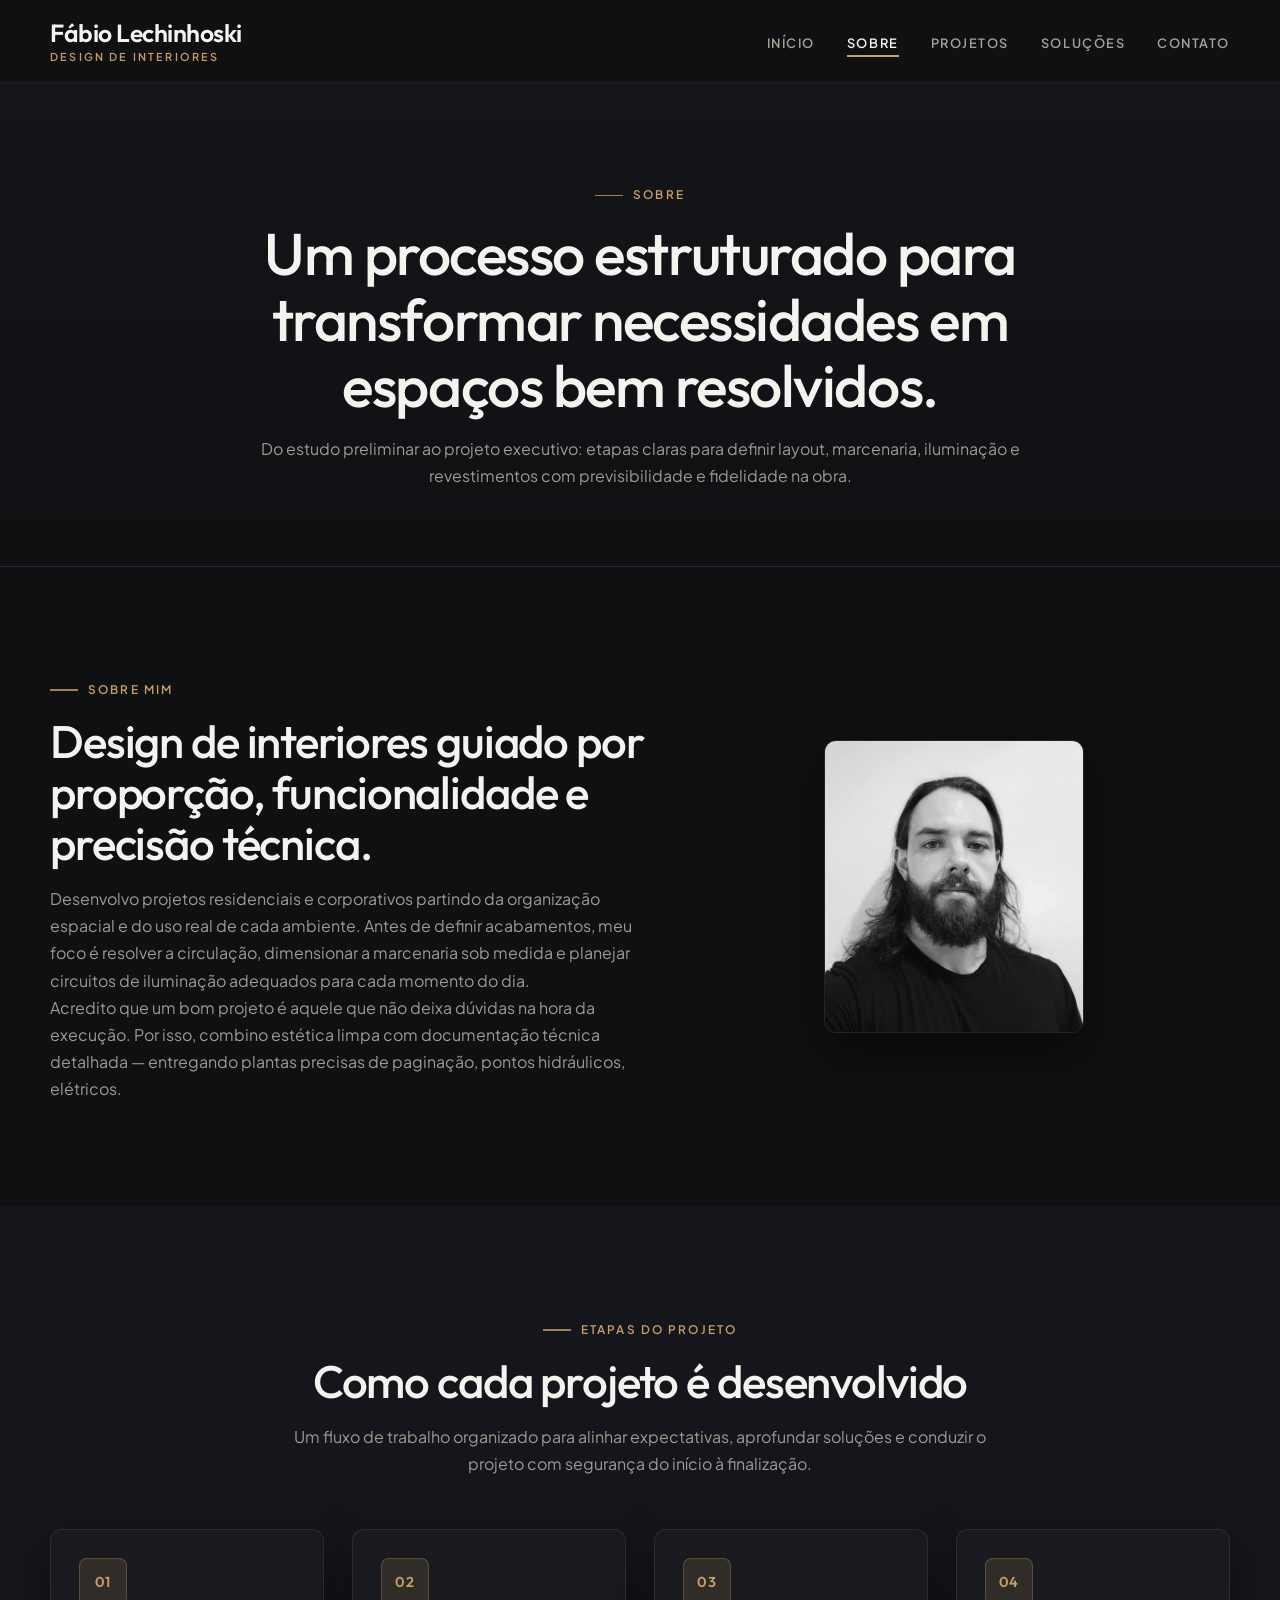
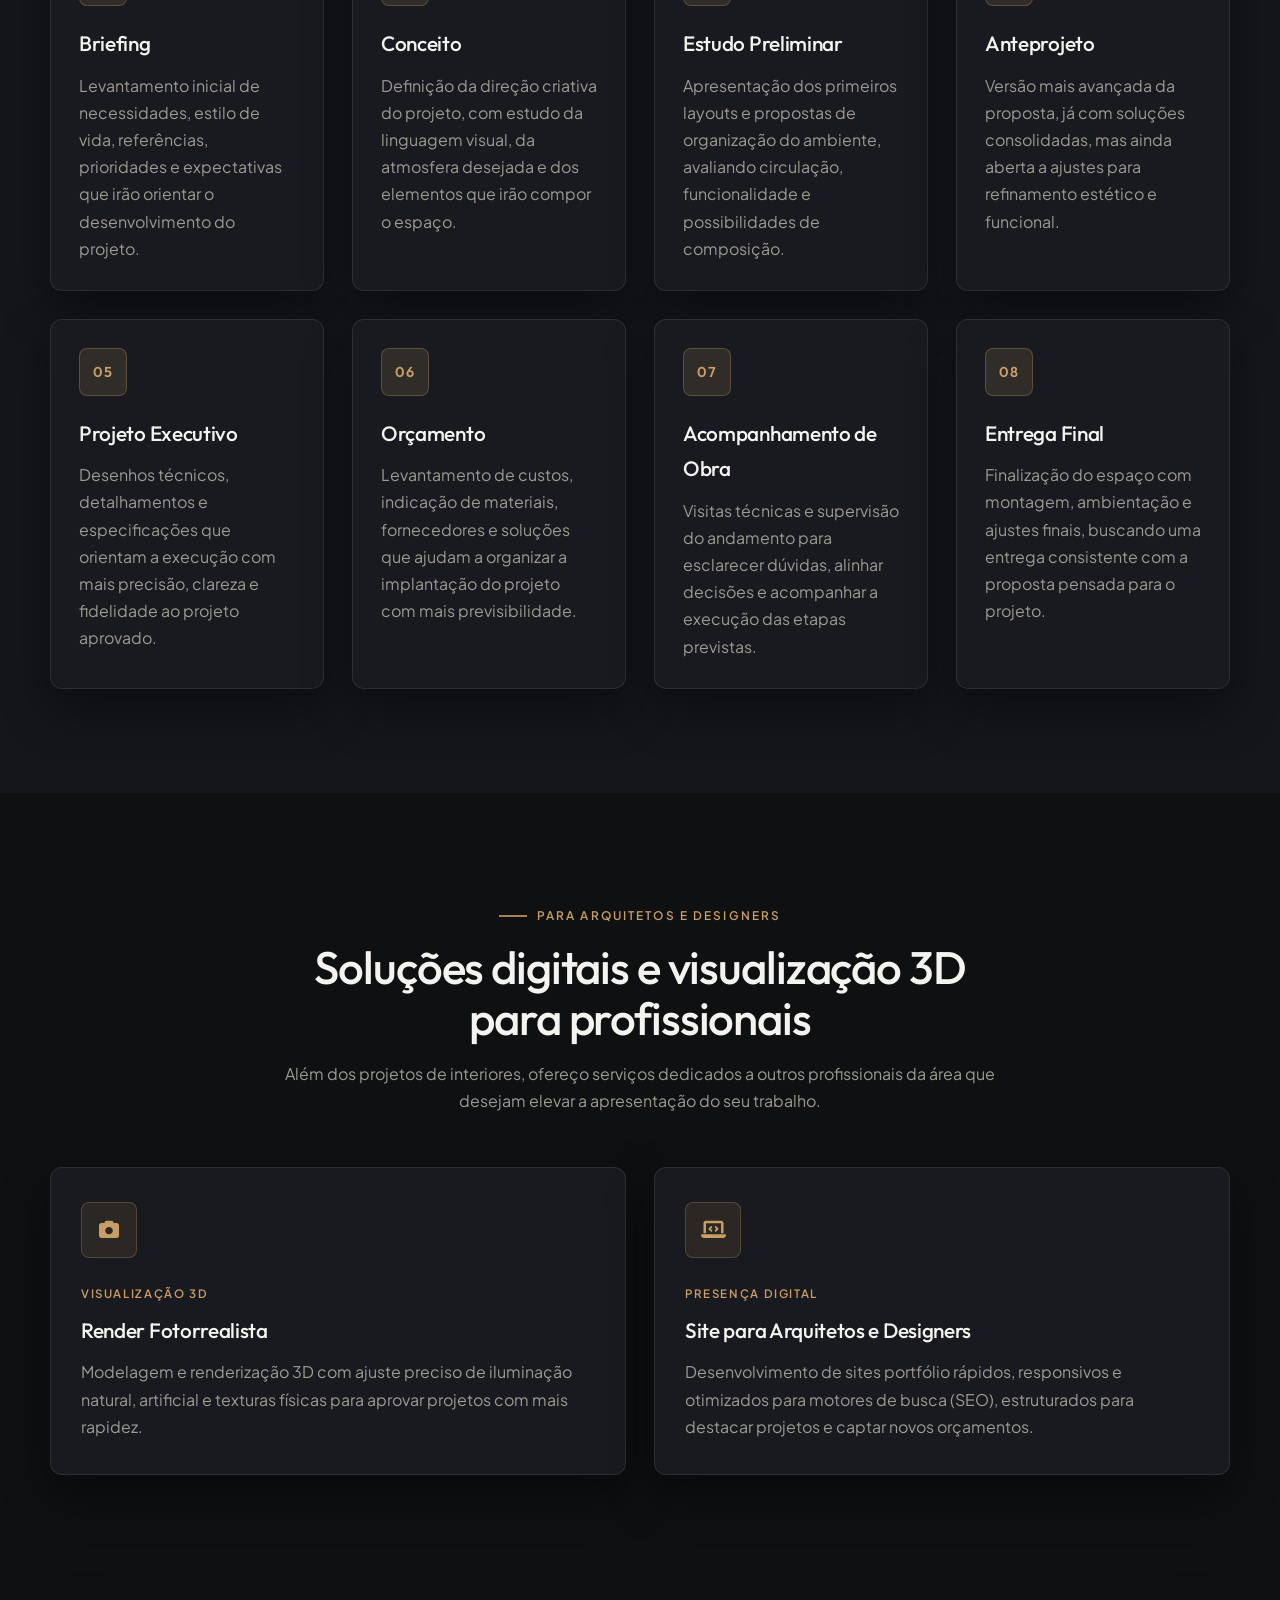
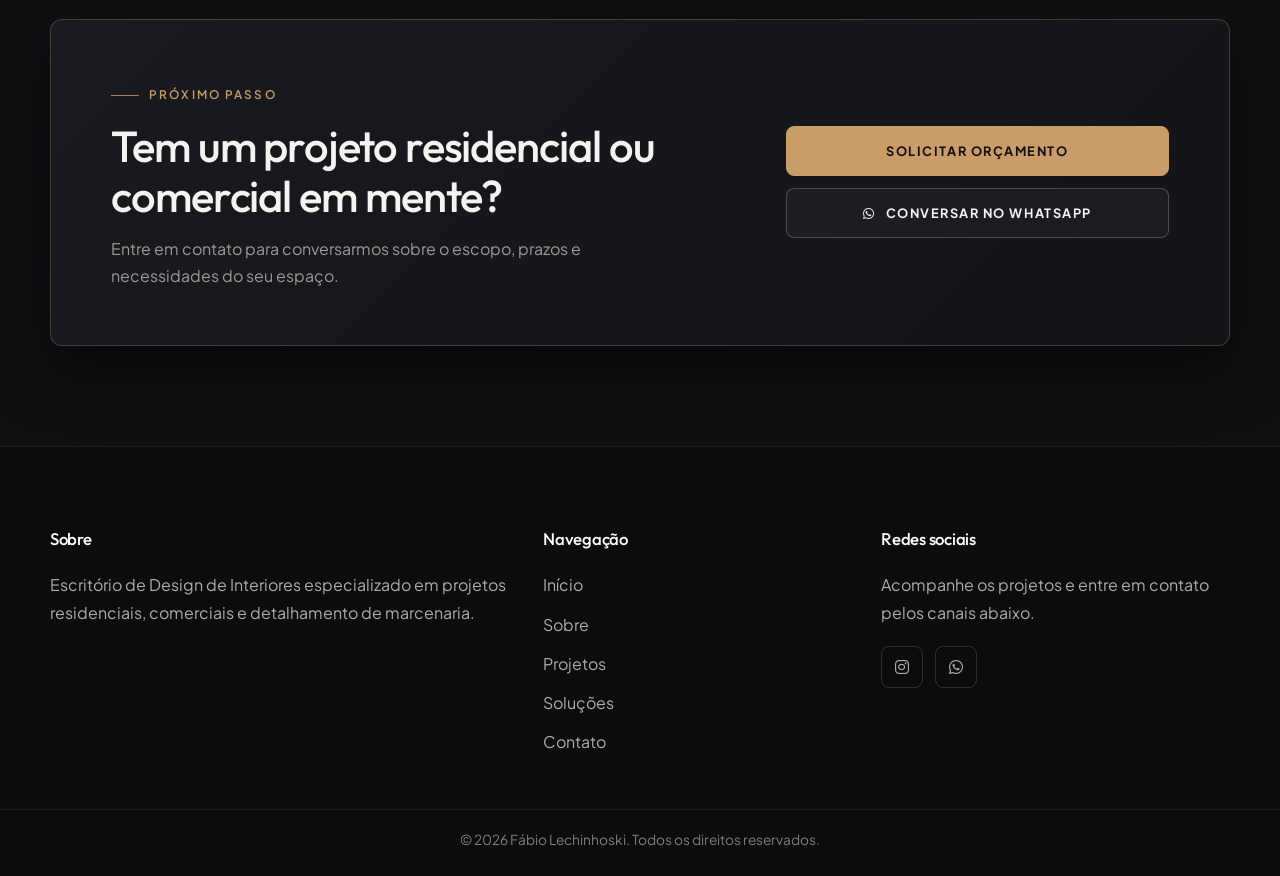
<file: docs/sobre.html>
<!DOCTYPE html>
<html lang="pt-BR">
<head>
  <meta charset="UTF-8" />
  <meta name="viewport" content="width=device-width, initial-scale=1.0" />
  <title>Sobre | Fábio Lechinhoski</title>
  <meta name="description" content="Conheça o processo de trabalho de Fábio Lechinhoski em design de interiores." />
  <meta name="theme-color" content="#0F1012" />
  <meta property="og:type" content="website" />
  <meta property="og:title" content="Sobre | Fábio Lechinhoski — Design de Interiores" />
  <meta property="og:description" content="Conheça a trajetória e o processo estruturado em 8 etapas de Fábio Lechinhoski." />
  <meta property="og:image" content="https://fabio-lechinhoski.github.io/design-de-interiores/images/quarto-03.webp" />
  <meta property="og:url" content="https://fabio-lechinhoski.github.io/design-de-interiores/sobre.html" />
  <link rel="icon" type="image/svg+xml" href="favicon.svg" />
  <link rel="preconnect" href="https://fonts.googleapis.com" />
  <link rel="preconnect" href="https://fonts.gstatic.com" crossorigin />
  <link href="https://fonts.googleapis.com/css2?family=Outfit:wght@400;500;600;700&family=Plus+Jakarta+Sans:wght@400;500;600;700&display=swap" rel="stylesheet" />
  <link rel="stylesheet" href="https://cdnjs.cloudflare.com/ajax/libs/font-awesome/6.5.2/css/all.min.css" />
  <link rel="stylesheet" href="style.css?v=4" />
</head>
<body>
  <header class="site-header">
    <div class="container header-container">
      <a href="index.html" class="logo">
        <span class="logo-name">Fábio Lechinhoski</span>
        <span class="logo-subtitle">Design de Interiores</span>
      </a>

      <nav id="nav">
        <ul>
          <li><a href="index.html">Início</a></li>
          <li><a href="sobre.html" class="active">Sobre</a></li>
          <li><a href="projetos.html">Projetos</a></li>
          <li><a href="solucoes.html">Soluções</a></li>
          <li><a href="contato.html">Contato</a></li>
        </ul>
      </nav>

      <button class="mobile-menu" id="mobile-menu" aria-label="Abrir menu" aria-expanded="false" aria-controls="nav">
        <span class="bar"></span>
        <span class="bar"></span>
        <span class="bar"></span>
      </button>
    </div>
  </header>

  <main>
    <section class="page-header">
      <div class="container">
        <span class="section-kicker">Sobre</span>
        <h1>Um processo estruturado para transformar necessidades em espaços bem resolvidos.</h1>
        <p>
          Do estudo preliminar ao projeto executivo: etapas claras para definir layout, marcenaria, iluminação e revestimentos com previsibilidade e fidelidade na obra.
        </p>
      </div>
    </section>

    <section class="section">
      <div class="container split-layout">
        <div class="content-column">
          <span class="section-kicker">Sobre mim</span>
          <h2>Design de interiores guiado por proporção, funcionalidade e precisão técnica.</h2>
          <p>
            Desenvolvo projetos residenciais e corporativos partindo da organização espacial e do uso real de cada ambiente. Antes de definir acabamentos, meu foco é resolver a circulação, dimensionar a marcenaria sob medida e planejar circuitos de iluminação adequados para cada momento do dia.
          </p>
          <p>
            Acredito que um bom projeto é aquele que não deixa dúvidas na hora da execução. Por isso, combino estética limpa com documentação técnica detalhada — entregando plantas precisas de paginação, pontos hidráulicos, elétricos.
          </p>
        </div>

        <div class="image-column">
          <div class="image-frame profile-photo-frame">
            <img src="images/fabio-lechinhoski.webp" alt="Retrato de Fábio Lechinhoski" loading="lazy" class="profile-photo" />
          </div>
        </div>
      </div>
    </section>

    <section class="section section-soft">
      <div class="container">
        <div class="section-heading center-heading">
          <span class="section-kicker">Etapas do projeto</span>
          <h2>Como cada projeto é desenvolvido</h2>
          <p>
            Um fluxo de trabalho organizado para alinhar expectativas, aprofundar soluções
            e conduzir o projeto com segurança do início à finalização.
          </p>
        </div>

        <div class="process-grid process-grid-expanded">
          <article class="process-card">
            <span>01</span>
            <h3>Briefing</h3>
            <p>Levantamento inicial de necessidades, estilo de vida, referências, prioridades e expectativas que irão orientar o desenvolvimento do projeto.</p>
          </article>

          <article class="process-card">
            <span>02</span>
            <h3>Conceito</h3>
            <p>Definição da direção criativa do projeto, com estudo da linguagem visual, da atmosfera desejada e dos elementos que irão compor o espaço.</p>
          </article>

          <article class="process-card">
            <span>03</span>
            <h3>Estudo Preliminar</h3>
            <p>Apresentação dos primeiros layouts e propostas de organização do ambiente, avaliando circulação, funcionalidade e possibilidades de composição.</p>
          </article>

          <article class="process-card">
            <span>04</span>
            <h3>Anteprojeto</h3>
            <p>Versão mais avançada da proposta, já com soluções consolidadas, mas ainda aberta a ajustes para refinamento estético e funcional.</p>
          </article>

          <article class="process-card">
            <span>05</span>
            <h3>Projeto Executivo</h3>
            <p>Desenhos técnicos, detalhamentos e especificações que orientam a execução com mais precisão, clareza e fidelidade ao projeto aprovado.</p>
          </article>

          <article class="process-card">
            <span>06</span>
            <h3>Orçamento</h3>
            <p>Levantamento de custos, indicação de materiais, fornecedores e soluções que ajudam a organizar a implantação do projeto com mais previsibilidade.</p>
          </article>

          <article class="process-card">
            <span>07</span>
            <h3>Acompanhamento de Obra</h3>
            <p>Visitas técnicas e supervisão do andamento para esclarecer dúvidas, alinhar decisões e acompanhar a execução das etapas previstas.</p>
          </article>

          <article class="process-card">
            <span>08</span>
            <h3>Entrega Final</h3>
            <p>Finalização do espaço com montagem, ambientação e ajustes finais, buscando uma entrega consistente com a proposta pensada para o projeto.</p>
          </article>
        </div>
      </div>
    </section>

    <section class="section">
      <div class="container">
        <div class="section-heading center-heading">
          <span class="section-kicker">Para Arquitetos e Designers</span>
          <h2>Soluções digitais e visualização 3D para profissionais</h2>
          <p>
            Além dos projetos de interiores, ofereço serviços dedicados a outros profissionais da área que desejam elevar a apresentação do seu trabalho.
          </p>
        </div>

        <div class="service-grid service-grid-two">
          <article class="service-card">
            <div class="service-icon">
              <i class="fa-solid fa-camera"></i>
            </div>
            <span class="project-tag">Visualização 3D</span>
            <h3>Render Fotorrealista</h3>
            <p>
              Modelagem e renderização 3D com ajuste preciso de iluminação natural, artificial e texturas físicas para aprovar projetos com mais rapidez.
            </p>
          </article>

          <article class="service-card">
            <div class="service-icon">
              <i class="fa-solid fa-laptop-code"></i>
            </div>
            <span class="project-tag">Presença Digital</span>
            <h3>Site para Arquitetos e Designers</h3>
            <p>
              Desenvolvimento de sites portfólio rápidos, responsivos e otimizados para motores de busca (SEO), estruturados para destacar projetos e captar novos orçamentos.
            </p>
          </article>
        </div>
      </div>
    </section>

    <section class="section cta-section">
      <div class="container">
        <div class="cta-banner">
          <div class="cta-content">
            <span class="section-kicker">Próximo passo</span>
            <h2>Tem um projeto residencial ou comercial em mente?</h2>
            <p>
              Entre em contato para conversarmos sobre o escopo, prazos e necessidades do seu espaço.
            </p>
          </div>
          <div class="cta-actions">
            <a href="contato.html" class="btn">Solicitar orçamento</a>
            <a href="https://bit.ly/3cHmS3p" target="_blank" rel="noopener" class="btn btn-secondary">
              <i class="fa-brands fa-whatsapp"></i> Conversar no WhatsApp
            </a>
          </div>
        </div>
      </div>
    </section>
  </main>

  <footer class="site-footer">
    <div class="container footer-container">
      <div class="footer-col">
        <h3>Sobre</h3>
        <p>Escritório de Design de Interiores especializado em projetos residenciais, comerciais e detalhamento de marcenaria.</p>
      </div>

      <div class="footer-col">
        <h3>Navegação</h3>
        <ul>
          <li><a href="index.html">Início</a></li>
          <li><a href="sobre.html">Sobre</a></li>
          <li><a href="projetos.html">Projetos</a></li>
          <li><a href="solucoes.html">Soluções</a></li>
          <li><a href="contato.html">Contato</a></li>
        </ul>
      </div>

      <div class="footer-col">
        <h3>Redes sociais</h3>
        <p>Acompanhe os projetos e entre em contato pelos canais abaixo.</p>
        <div class="social-icons">
          <a href="https://www.instagram.com/fabio.le.interiores/" target="_blank" rel="noopener" aria-label="Instagram"><i class="fa-brands fa-instagram"></i></a>
          <a href="https://bit.ly/3cHmS3p" target="_blank" rel="noopener" aria-label="WhatsApp"><i class="fa-brands fa-whatsapp"></i></a>
        </div>
      </div>
    </div>

    <div class="copyright">
      <p>&copy; 2026 Fábio Lechinhoski. Todos os direitos reservados.</p>
    </div>
  </footer>

  <script src="script.js?v=2"></script>
</body>
</html>
</file>
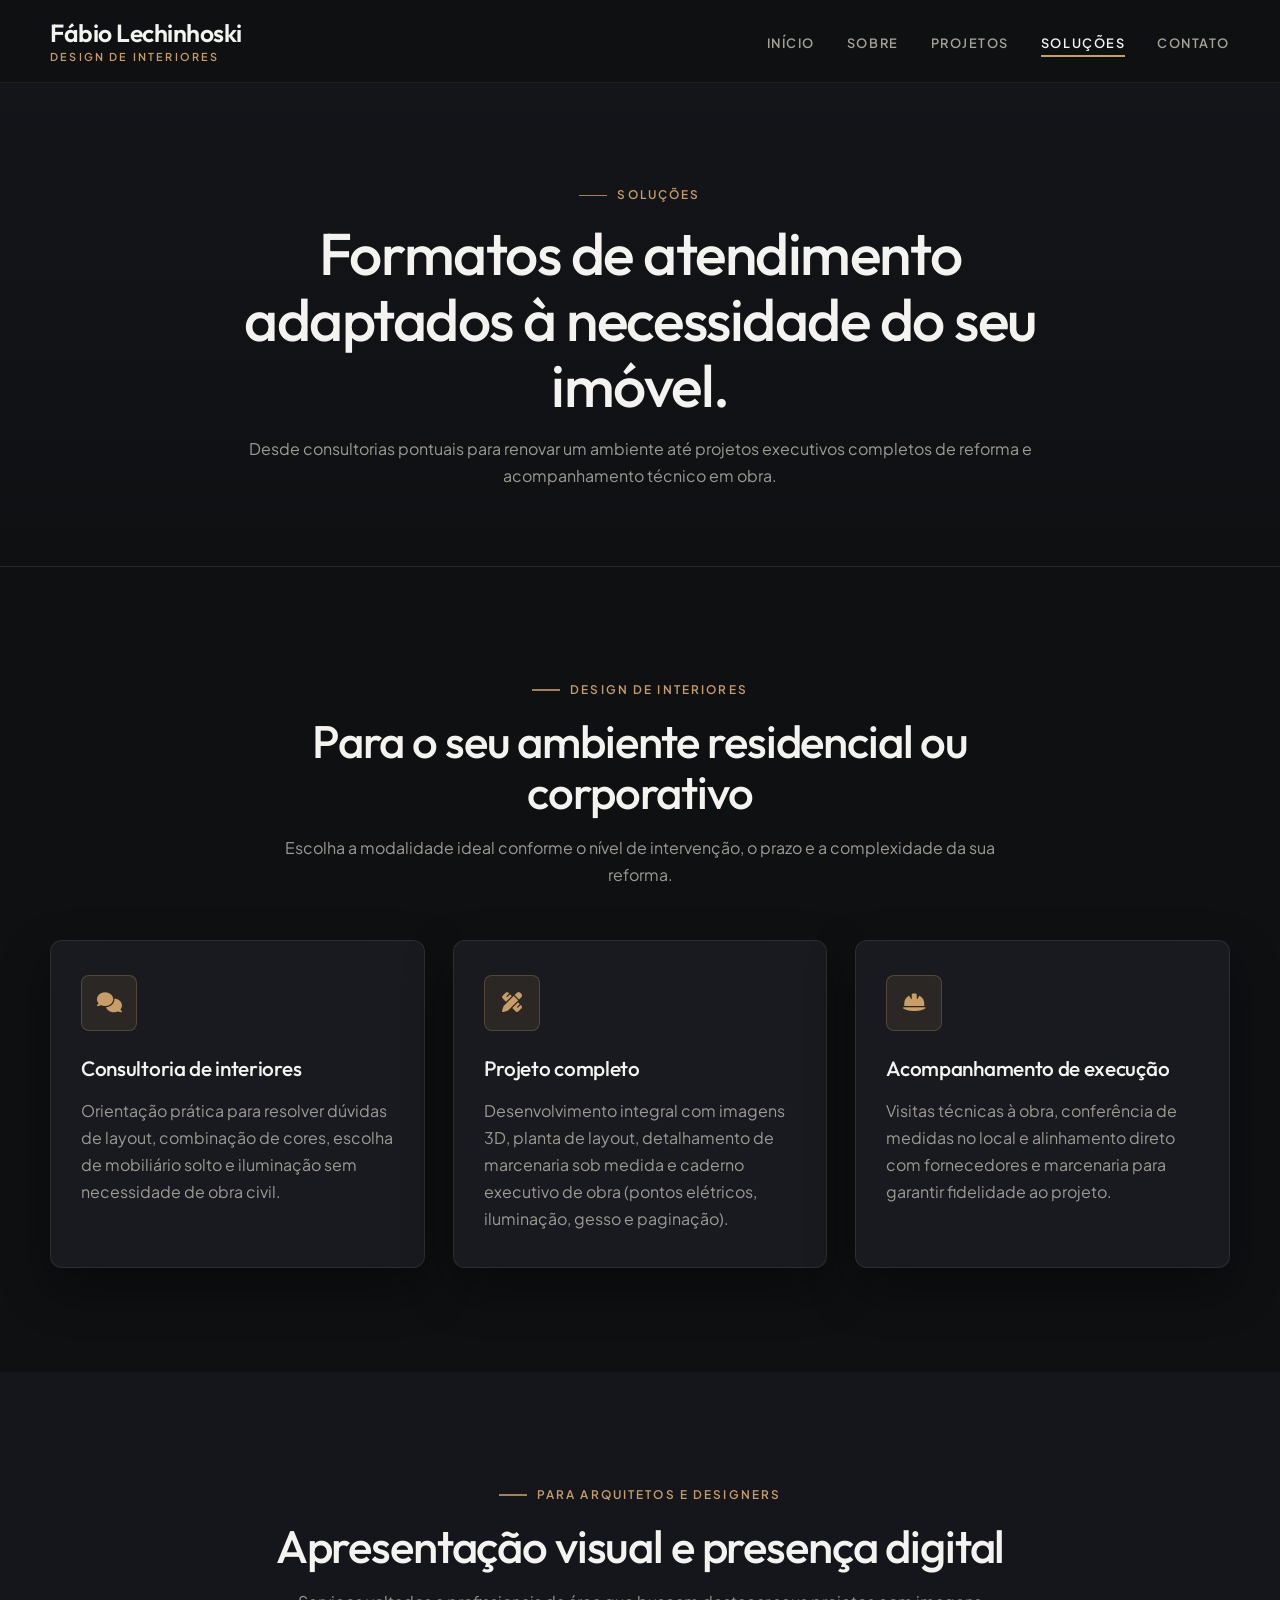
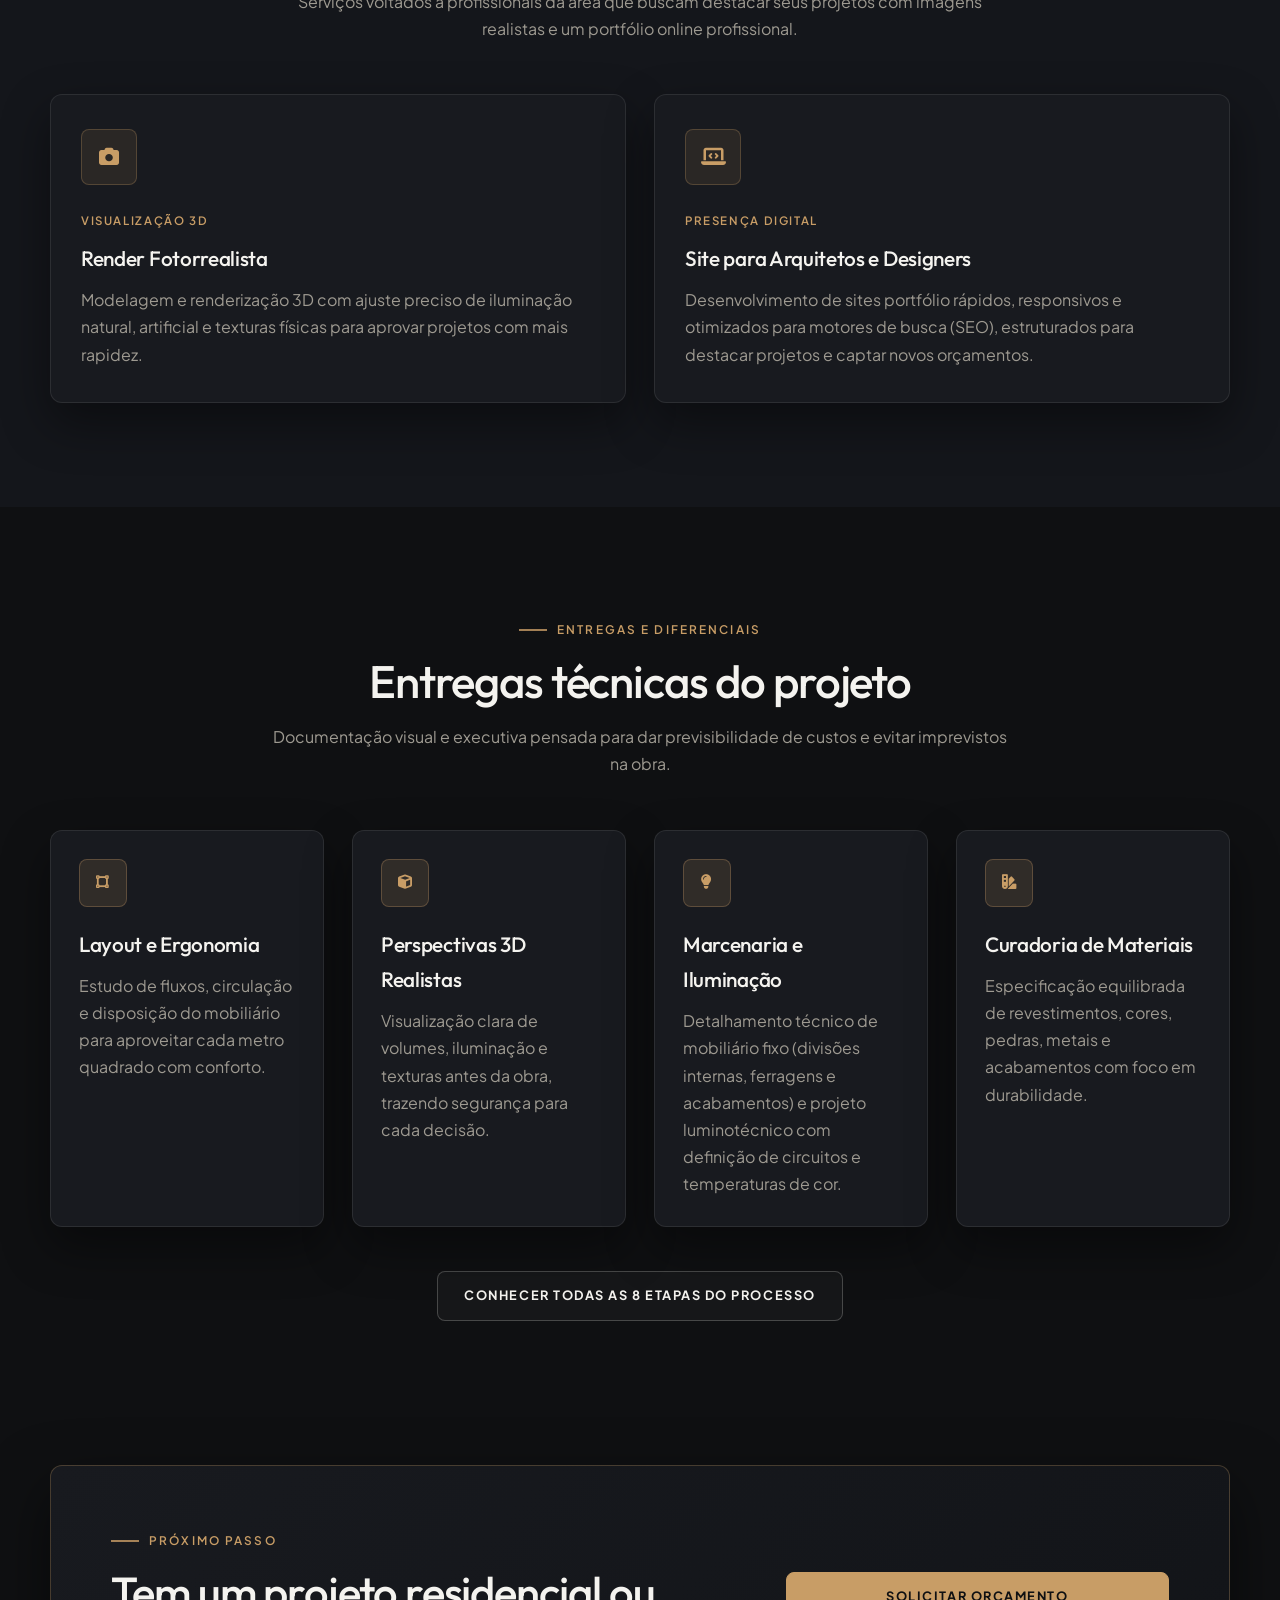
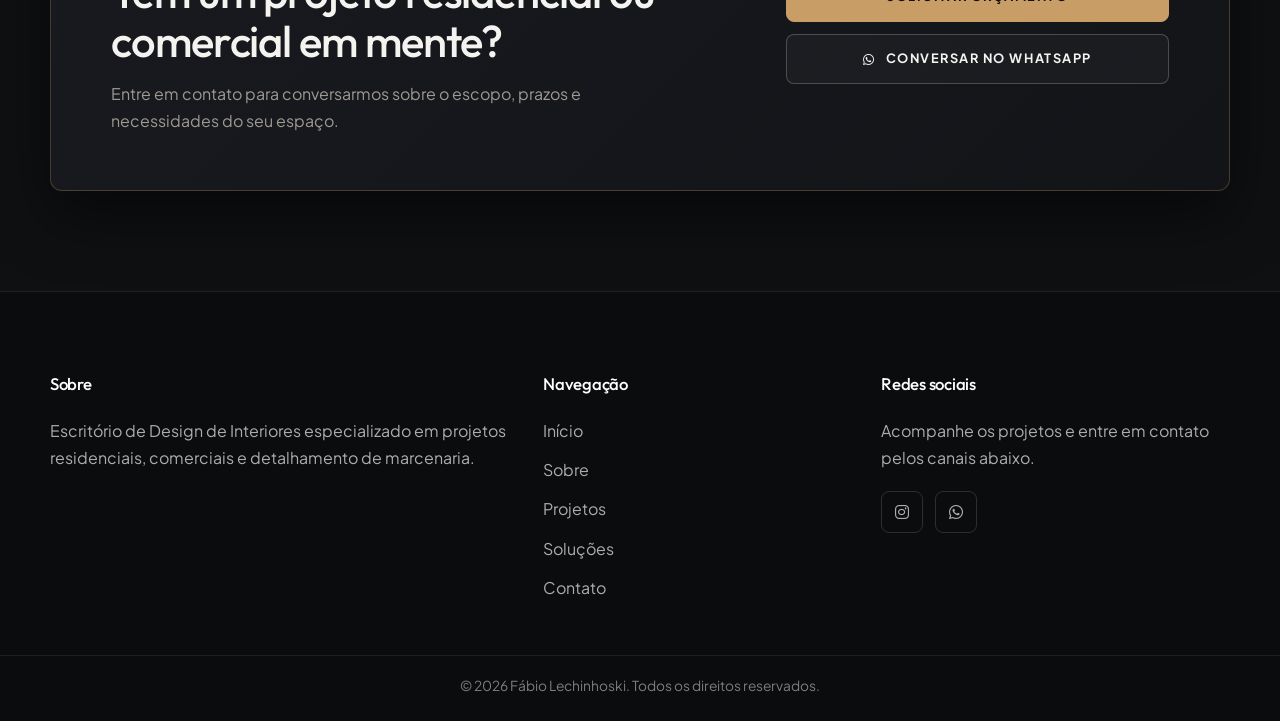
<file: docs/solucoes.html>
<!DOCTYPE html>
<html lang="pt-BR">
<head>
  <meta charset="UTF-8" />
  <meta name="viewport" content="width=device-width, initial-scale=1.0" />
  <title>Soluções | Fábio Lechinhoski</title>
  <meta name="description" content="Conheça as soluções em design de interiores oferecidas por Fábio Lechinhoski." />
  <meta name="theme-color" content="#0F1012" />
  <meta property="og:type" content="website" />
  <meta property="og:title" content="Soluções | Fábio Lechinhoski — Design de Interiores" />
  <meta property="og:description" content="Consultoria, projeto completo e acompanhamento de execução para ambientes residenciais e corporativos." />
  <meta property="og:image" content="https://fabio-lechinhoski.github.io/design-de-interiores/images/quarto-03.webp" />
  <meta property="og:url" content="https://fabio-lechinhoski.github.io/design-de-interiores/solucoes.html" />
  <link rel="icon" type="image/svg+xml" href="favicon.svg" />
  <link rel="preconnect" href="https://fonts.googleapis.com" />
  <link rel="preconnect" href="https://fonts.gstatic.com" crossorigin />
  <link href="https://fonts.googleapis.com/css2?family=Outfit:wght@400;500;600;700&family=Plus+Jakarta+Sans:wght@400;500;600;700&display=swap" rel="stylesheet" />
  <link rel="stylesheet" href="https://cdnjs.cloudflare.com/ajax/libs/font-awesome/6.5.2/css/all.min.css" />
  <link rel="stylesheet" href="style.css?v=4" />
</head>
<body>
  <header class="site-header">
    <div class="container header-container">
      <a href="index.html" class="logo">
        <span class="logo-name">Fábio Lechinhoski</span>
        <span class="logo-subtitle">Design de Interiores</span>
      </a>

      <nav id="nav">
        <ul>
          <li><a href="index.html">Início</a></li>
          <li><a href="sobre.html">Sobre</a></li>
          <li><a href="projetos.html">Projetos</a></li>
          <li><a href="solucoes.html" class="active">Soluções</a></li>
          <li><a href="contato.html">Contato</a></li>
        </ul>
      </nav>

      <button class="mobile-menu" id="mobile-menu" aria-label="Abrir menu" aria-expanded="false" aria-controls="nav">
        <span class="bar"></span>
        <span class="bar"></span>
        <span class="bar"></span>
      </button>
    </div>
  </header>

  <main>
    <section class="page-header">
      <div class="container">
        <span class="section-kicker">Soluções</span>
        <h1>Formatos de atendimento adaptados à necessidade do seu imóvel.</h1>
        <p>
          Desde consultorias pontuais para renovar um ambiente até projetos executivos completos de reforma e acompanhamento técnico em obra.
        </p>
      </div>
    </section>

    <section class="section">
      <div class="container">
        <div class="section-heading center-heading">
          <span class="section-kicker">Design de Interiores</span>
          <h2>Para o seu ambiente residencial ou corporativo</h2>
          <p>
            Escolha a modalidade ideal conforme o nível de intervenção, o prazo e a complexidade da sua reforma.
          </p>
        </div>

        <div class="service-grid">
          <article class="service-card">
            <div class="service-icon">
              <i class="fa-solid fa-comments"></i>
            </div>
            <h3>Consultoria de interiores</h3>
            <p>
              Orientação prática para resolver dúvidas de layout, combinação de cores, escolha de mobiliário solto e iluminação sem necessidade de obra civil.
            </p>
          </article>

          <article class="service-card">
            <div class="service-icon">
              <i class="fa-solid fa-pen-ruler"></i>
            </div>
            <h3>Projeto completo</h3>
            <p>
              Desenvolvimento integral com imagens 3D, planta de layout, detalhamento de marcenaria sob medida e caderno executivo de obra (pontos elétricos, iluminação, gesso e paginação).
            </p>
          </article>

          <article class="service-card">
            <div class="service-icon">
              <i class="fa-solid fa-helmet-safety"></i>
            </div>
            <h3>Acompanhamento de execução</h3>
            <p>
              Visitas técnicas à obra, conferência de medidas no local e alinhamento direto com fornecedores e marcenaria para garantir fidelidade ao projeto.
            </p>
          </article>
        </div>
      </div>
    </section>

    <section class="section section-soft" id="parcerias">
      <div class="container">
        <div class="section-heading center-heading">
          <span class="section-kicker">Para Arquitetos e Designers</span>
          <h2>Apresentação visual e presença digital</h2>
          <p>
            Serviços voltados a profissionais da área que buscam destacar seus projetos com imagens realistas e um portfólio online profissional.
          </p>
        </div>

        <div class="service-grid service-grid-two">
          <article class="service-card">
            <div class="service-icon">
              <i class="fa-solid fa-camera"></i>
            </div>
            <span class="project-tag">Visualização 3D</span>
            <h3>Render Fotorrealista</h3>
            <p>
              Modelagem e renderização 3D com ajuste preciso de iluminação natural, artificial e texturas físicas para aprovar projetos com mais rapidez.
            </p>
          </article>

          <article class="service-card">
            <div class="service-icon">
              <i class="fa-solid fa-laptop-code"></i>
            </div>
            <span class="project-tag">Presença Digital</span>
            <h3>Site para Arquitetos e Designers</h3>
            <p>
              Desenvolvimento de sites portfólio rápidos, responsivos e otimizados para motores de busca (SEO), estruturados para destacar projetos e captar novos orçamentos.
            </p>
          </article>
        </div>
      </div>
    </section>

    <section class="section">
      <div class="container">
        <div class="section-heading center-heading">
          <span class="section-kicker">Entregas e Diferenciais</span>
          <h2>Entregas técnicas do projeto</h2>
          <p>
            Documentação visual e executiva pensada para dar previsibilidade de custos e evitar imprevistos na obra.
          </p>
        </div>

        <div class="process-grid">
          <article class="process-card">
            <span><i class="fa-solid fa-vector-square"></i></span>
            <h3>Layout e Ergonomia</h3>
            <p>Estudo de fluxos, circulação e disposição do mobiliário para aproveitar cada metro quadrado com conforto.</p>
          </article>

          <article class="process-card">
            <span><i class="fa-solid fa-cube"></i></span>
            <h3>Perspectivas 3D Realistas</h3>
            <p>Visualização clara de volumes, iluminação e texturas antes da obra, trazendo segurança para cada decisão.</p>
          </article>

          <article class="process-card">
            <span><i class="fa-solid fa-lightbulb"></i></span>
            <h3>Marcenaria e Iluminação</h3>
            <p>Detalhamento técnico de mobiliário fixo (divisões internas, ferragens e acabamentos) e projeto luminotécnico com definição de circuitos e temperaturas de cor.</p>
          </article>

          <article class="process-card">
            <span><i class="fa-solid fa-swatchbook"></i></span>
            <h3>Curadoria de Materiais</h3>
            <p>Especificação equilibrada de revestimentos, cores, pedras, metais e acabamentos com foco em durabilidade.</p>
          </article>
        </div>

        <div class="section-footer-link">
          <a href="sobre.html" class="btn btn-secondary">Conhecer todas as 8 etapas do processo</a>
        </div>
      </div>
    </section>

    <section class="section cta-section">
      <div class="container">
        <div class="cta-banner">
          <div class="cta-content">
            <span class="section-kicker">Próximo passo</span>
            <h2>Tem um projeto residencial ou comercial em mente?</h2>
            <p>
              Entre em contato para conversarmos sobre o escopo, prazos e necessidades do seu espaço.
            </p>
          </div>
          <div class="cta-actions">
            <a href="contato.html" class="btn">Solicitar orçamento</a>
            <a href="https://bit.ly/3cHmS3p" target="_blank" rel="noopener" class="btn btn-secondary">
              <i class="fa-brands fa-whatsapp"></i> Conversar no WhatsApp
            </a>
          </div>
        </div>
      </div>
    </section>
  </main>

  <footer class="site-footer">
    <div class="container footer-container">
      <div class="footer-col">
        <h3>Sobre</h3>
        <p>Escritório de Design de Interiores especializado em projetos residenciais, comerciais e detalhamento de marcenaria.</p>
      </div>

      <div class="footer-col">
        <h3>Navegação</h3>
        <ul>
          <li><a href="index.html">Início</a></li>
          <li><a href="sobre.html">Sobre</a></li>
          <li><a href="projetos.html">Projetos</a></li>
          <li><a href="solucoes.html">Soluções</a></li>
          <li><a href="contato.html">Contato</a></li>
        </ul>
      </div>

      <div class="footer-col">
        <h3>Redes sociais</h3>
        <p>Acompanhe os projetos e entre em contato pelos canais abaixo.</p>
        <div class="social-icons">
          <a href="https://www.instagram.com/fabio.le.interiores/" target="_blank" rel="noopener" aria-label="Instagram"><i class="fa-brands fa-instagram"></i></a>
          <a href="https://bit.ly/3cHmS3p" target="_blank" rel="noopener" aria-label="WhatsApp"><i class="fa-brands fa-whatsapp"></i></a>
        </div>
      </div>
    </div>

    <div class="copyright">
      <p>&copy; 2026 Fábio Lechinhoski. Todos os direitos reservados.</p>
    </div>
  </footer>

  <script src="script.js?v=2"></script>
</body>
</html>
</file>
<file: docs/style.css>
:root {
  --color-bg: #14161b;
  --color-surface: #0f1012;
  --color-surface-elevated: #181a1f;
  --color-surface-soft: #14161b;
  --color-primary: #f4f3ef;
  --color-accent: #c89d66;
  --color-secondary: #a5a198;
  --color-text: #e6e4de;
  --color-text-soft: #9e9a91;
  --color-border: rgba(244, 243, 239, 0.09);
  --color-shadow: 0 20px 48px rgba(0, 0, 0, 0.42);
  --radius-lg: 12px;
  --radius-md: 8px;
  --radius-sm: 6px;
  --font-heading: "Outfit", sans-serif;
  --font-body: "Plus Jakarta Sans", sans-serif;
  --transition: all 0.3s cubic-bezier(0.22, 1, 0.36, 1);
  --header-height: 88px;
}

* {
  margin: 0;
  padding: 0;
  box-sizing: border-box;
}

html {
  scroll-behavior: smooth;
}

body {
  font-family: var(--font-body);
  color: var(--color-text);
  background: var(--color-surface);
  line-height: 1.7;
  -webkit-font-smoothing: antialiased;
}

body.menu-open {
  overflow: hidden;
}

img {
  max-width: 100%;
  display: block;
  height: auto;
}

a {
  color: inherit;
  text-decoration: none;
}

ul {
  list-style: none;
}

button,
input,
textarea,
select {
  font: inherit;
}

.container {
  width: min(1180px, calc(100% - 40px));
  margin: 0 auto;
}

.site-header {
  position: fixed;
  top: 0;
  left: 0;
  width: 100%;
  z-index: 1200;
  padding: 20px 0;
  background: rgba(15, 16, 18, 0.88);
  backdrop-filter: blur(16px);
  border-bottom: 1px solid rgba(244, 243, 239, 0.06);
  transition: var(--transition);
}

.site-header.scrolled {
  padding: 14px 0;
  border-bottom-color: var(--color-border);
  box-shadow: 0 10px 30px rgba(0, 0, 0, 0.45);
}

.header-container {
  display: flex;
  align-items: center;
  justify-content: space-between;
  gap: 24px;
}

.logo {
  display: flex;
  flex-direction: column;
  line-height: 1.05;
}

.logo-name {
  font-family: var(--font-heading);
  font-size: 1.55rem;
  font-weight: 600;
  letter-spacing: -0.02em;
  color: var(--color-primary);
}

.logo-subtitle {
  font-size: 0.68rem;
  font-weight: 600;
  text-transform: uppercase;
  letter-spacing: 0.2em;
  color: var(--color-accent);
  margin-top: 5px;
}

nav ul {
  display: flex;
  align-items: center;
  gap: 32px;
}

nav a {
  position: relative;
  font-size: 0.8rem;
  font-weight: 600;
  letter-spacing: 0.12em;
  text-transform: uppercase;
  color: var(--color-secondary);
  transition: var(--transition);
}

nav a::after {
  content: "";
  position: absolute;
  left: 0;
  bottom: -6px;
  width: 0;
  height: 1.5px;
  background: var(--color-accent);
  transition: var(--transition);
}

nav a:hover,
nav a.active {
  color: var(--color-primary);
}

nav a:hover::after,
nav a.active::after {
  width: 100%;
}

.mobile-menu {
  display: none;
  width: 44px;
  height: 44px;
  border: 1px solid var(--color-border);
  border-radius: var(--radius-md);
  background: var(--color-surface-elevated);
  align-items: center;
  justify-content: center;
  flex-direction: column;
  gap: 5px;
  cursor: pointer;
  transition: var(--transition);
}

.mobile-menu .bar {
  width: 18px;
  height: 1.75px;
  border-radius: 2px;
  background: var(--color-primary);
  transition: var(--transition);
}

.mobile-menu.active .bar:nth-child(1) {
  transform: translateY(6.75px) rotate(45deg);
}

.mobile-menu.active .bar:nth-child(2) {
  opacity: 0;
}

.mobile-menu.active .bar:nth-child(3) {
  transform: translateY(-6.75px) rotate(-45deg);
}

.hero {
  min-height: 100vh;
  display: flex;
  align-items: center;
  padding: calc(var(--header-height) + 80px) 0 100px;
  position: relative;
}

.hero-home {
  min-height: 86vh;
  background: radial-gradient(circle at 80% 25%, rgba(200, 157, 102, 0.09) 0%, transparent 55%),
    linear-gradient(180deg, #0f1012 0%, #14161b 100%);
  padding: calc(var(--header-height) + 52px) 0 88px;
  border-bottom: 1px solid var(--color-border);
}

.hero-home-grid {
  display: grid;
  grid-template-columns: 1.08fr 0.92fr;
  gap: 54px;
  align-items: center;
}

.hero-copy {
  max-width: 620px;
}

.hero-home .section-kicker {
  color: var(--color-accent);
}

.hero-home h1 {
  color: var(--color-primary);
  font-size: clamp(2.5rem, 4.8vw, 4.1rem);
  margin-bottom: 22px;
}

.hero-home .hero-lead {
  color: var(--color-text-soft);
  font-size: 1.06rem;
  max-width: 540px;
}

.hero-visual {
  display: flex;
  justify-content: flex-end;
}

.hero-showcase-card {
  position: relative;
  display: block;
  width: min(490px, 100%);
  border-radius: var(--radius-lg);
  overflow: hidden;
  border: 1px solid rgba(200, 157, 102, 0.24);
  box-shadow: 0 28px 64px rgba(0, 0, 0, 0.58);
  background: var(--color-surface-elevated);
}

.hero-showcase-card img {
  width: 100%;
  aspect-ratio: 4 / 4.65;
  object-fit: cover;
  transition: transform 0.65s ease;
}

.hero-showcase-card:hover img {
  transform: scale(1.03);
}

.hero-showcase-badge {
  position: absolute;
  left: 16px;
  right: 16px;
  bottom: 16px;
  padding: 14px 18px;
  border-radius: var(--radius-md);
  background: rgba(15, 16, 18, 0.88);
  backdrop-filter: blur(12px);
  border: 1px solid rgba(200, 157, 102, 0.28);
  color: var(--color-primary);
  display: flex;
  flex-direction: column;
  gap: 2px;
}

.hero-showcase-badge span {
  font-size: 0.66rem;
  font-weight: 600;
  text-transform: uppercase;
  letter-spacing: 0.16em;
  color: var(--color-accent);
}

.hero-showcase-badge strong {
  font-family: var(--font-heading);
  font-size: 1.15rem;
  font-weight: 500;
  letter-spacing: -0.01em;
}

.hero-content {
  position: relative;
  z-index: 1;
  max-width: 760px;
  color: #fff;
}

.hero-content-centered {
  max-width: 900px;
  margin: 0 auto;
  text-align: center;
  color: var(--color-primary);
}

.section-kicker {
  display: inline-flex;
  align-items: center;
  gap: 10px;
  font-size: 0.74rem;
  font-weight: 600;
  letter-spacing: 0.18em;
  text-transform: uppercase;
  color: var(--color-accent);
  margin-bottom: 16px;
}

.section-kicker::before {
  content: "";
  width: 28px;
  height: 1.5px;
  background: currentColor;
  opacity: 0.8;
}

.hero h1,
.page-header h1,
.section-heading h2,
.content-column h2,
.project-detail-header h2,
.contact-info-box h2,
.contact-form-box h2 {
  font-family: var(--font-heading);
  font-weight: 500;
  letter-spacing: -0.025em;
  line-height: 1.12;
}

.hero h1 {
  font-size: clamp(2.5rem, 5vw, 4.2rem);
  margin-bottom: 20px;
}

.hero p {
  font-size: 1.05rem;
  max-width: 640px;
  color: rgba(255, 255, 255, 0.86);
}

.hero-actions {
  display: flex;
  flex-wrap: wrap;
  gap: 14px;
  margin-top: 34px;
}

.btn {
  display: inline-flex;
  align-items: center;
  justify-content: center;
  min-height: 50px;
  padding: 0 26px;
  border: 1px solid var(--color-accent);
  border-radius: var(--radius-md);
  background: var(--color-accent);
  color: #0f1012;
  font-size: 0.8rem;
  font-weight: 700;
  text-transform: uppercase;
  letter-spacing: 0.12em;
  transition: var(--transition);
  cursor: pointer;
}

.btn:hover {
  background: #d7ae79;
  border-color: #d7ae79;
  color: #0f1012;
  transform: translateY(-2px);
  box-shadow: 0 12px 28px rgba(200, 157, 102, 0.28);
}

.btn-outline {
  background: transparent;
  border-color: rgba(244, 243, 239, 0.45);
  color: var(--color-primary);
}

.btn-outline:hover {
  background: rgba(244, 243, 239, 0.08);
}

.btn-secondary {
  background: rgba(244, 243, 239, 0.03);
  color: var(--color-primary);
  border-color: rgba(244, 243, 239, 0.22);
}

.btn-secondary:hover {
  background: rgba(200, 157, 102, 0.12);
  color: var(--color-primary);
  border-color: var(--color-accent);
}

.section {
  padding: 104px 0;
}

.section-soft {
  background: var(--color-surface-soft);
}

.section-heading {
  max-width: 740px;
  margin-bottom: 52px;
}

.center-heading {
  text-align: center;
  margin-inline: auto;
}

.section-heading .section-kicker,
.content-column .section-kicker,
.page-header .section-kicker,
.project-detail-header .section-kicker,
.contact-info-box .section-kicker,
.contact-form-box .section-kicker {
  color: var(--color-accent);
}

.section-heading h2,
.content-column h2,
.project-detail-header h2,
.contact-info-box h2,
.contact-form-box h2 {
  font-size: clamp(1.95rem, 3.6vw, 2.85rem);
  color: var(--color-primary);
  margin-bottom: 16px;
}

.section-heading p,
.content-column p,
.page-header p,
.project-detail-header p,
.contact-info-box p,
.contact-card p,
.project-info p,
.gallery-caption p,
.service-card p,
.process-card p,
.footer-col p,
.footer-col a,
.placeholder-gallery-content p,
.next-project-placeholder p {
  color: var(--color-text-soft);
}

.project-grid,
.service-grid,
.process-grid,
.contact-grid,
.split-layout,
.gallery-grid,
.footer-container {
  display: grid;
  gap: 28px;
}

.project-grid,
.service-grid {
  grid-template-columns: repeat(3, 1fr);
}

.service-grid-two {
  grid-template-columns: repeat(2, 1fr);
}

.home-project-grid,
.project-grid:has(> :nth-child(4):last-child) {
  grid-template-columns: repeat(2, 1fr);
}

.home-project-grid .project-image {
  aspect-ratio: 4 / 3;
}

.process-grid {
  grid-template-columns: repeat(4, 1fr);
}

.project-card,
.service-card,
.process-card,
.contact-card,
.contact-form-box,
.contact-info-box,
.gallery-card,
.next-project-placeholder {
  background: var(--color-surface-elevated);
  border: 1px solid var(--color-border);
  border-radius: var(--radius-lg);
  box-shadow: var(--color-shadow);
}

.project-card,
.service-card,
.process-card,
.gallery-card {
  transition: var(--transition);
}

.project-card:hover,
.service-card:hover,
.process-card:hover,
.gallery-card:hover {
  transform: translateY(-4px);
  border-color: rgba(200, 157, 102, 0.36);
  box-shadow: 0 24px 54px rgba(0, 0, 0, 0.55);
}

.project-image {
  display: block;
  aspect-ratio: 1 / 1.04;
  overflow: hidden;
  border-radius: var(--radius-lg) var(--radius-lg) 0 0;
}

.project-image img,
.gallery-card img,
.image-frame img {
  width: 100%;
  height: 100%;
  object-fit: cover;
}

.project-link-image img,
.gallery-card img {
  transition: transform 0.55s ease;
}

.project-card:hover .project-link-image img,
.gallery-card:hover img {
  transform: scale(1.03);
}

.project-info,
.service-card,
.process-card,
.contact-info-box,
.contact-form-box,
.gallery-caption,
.placeholder-gallery-content,
.next-project-placeholder {
  padding: 28px;
}

.project-tag {
  display: inline-block;
  font-size: 0.72rem;
  font-weight: 600;
  letter-spacing: 0.14em;
  text-transform: uppercase;
  color: var(--color-accent);
  margin-bottom: 10px;
}

.project-info h3,
.service-card h3,
.process-card h3,
.gallery-caption h3,
.placeholder-gallery-content h3,
.footer-col h3,
.contact-card strong {
  font-family: var(--font-heading);
  font-weight: 500;
  letter-spacing: -0.015em;
  color: var(--color-primary);
}

.project-info h3,
.service-card h3,
.process-card h3,
.gallery-caption h3,
.placeholder-gallery-content h3 {
  font-size: 1.3rem;
  margin-bottom: 10px;
}

.minimal-soon-card,
.minimal-placeholder-card {
  background: linear-gradient(180deg, var(--color-surface) 0%, var(--color-bg) 100%);
}

.minimal-soon-content,
.minimal-placeholder-content {
  min-height: 100%;
  display: flex;
  flex-direction: column;
  justify-content: center;
  align-items: center;
  text-align: center;
  gap: 8px;
}

.no-section-text {
  margin-bottom: 42px;
}

.split-layout,
.contact-grid {
  grid-template-columns: 1.04fr 0.96fr;
  align-items: center;
}

.image-frame {
  border-radius: var(--radius-lg);
  overflow: hidden;
  border: 1px solid var(--color-border);
  box-shadow: var(--color-shadow);
  min-height: 460px;
}

.page-header {
  padding: calc(var(--header-height) + 88px) 0 76px;
  background: linear-gradient(180deg, var(--color-bg) 0%, var(--color-surface) 100%);
  border-bottom: 1px solid var(--color-border);
  text-align: center;
}

.page-header .container {
  max-width: 820px;
}

.page-header h1 {
  font-size: clamp(2.35rem, 4.6vw, 3.75rem);
  color: var(--color-primary);
  margin-bottom: 16px;
}

.service-card {
  padding: 34px 30px;
}

.service-icon {
  width: 56px;
  height: 56px;
  display: grid;
  place-items: center;
  border-radius: var(--radius-md);
  background: rgba(200, 157, 102, 0.1);
  color: var(--color-accent);
  border: 1px solid rgba(200, 157, 102, 0.26);
  font-size: 1.25rem;
  margin-bottom: 20px;
}

.process-card span,
.placeholder-number {
  display: inline-flex;
  align-items: center;
  justify-content: center;
  width: 48px;
  height: 48px;
  border-radius: var(--radius-md);
  background: rgba(200, 157, 102, 0.14);
  color: var(--color-accent);
  border: 1px solid rgba(200, 157, 102, 0.3);
  font-family: var(--font-heading);
  font-size: 0.9rem;
  font-weight: 600;
  letter-spacing: 0.06em;
  margin-bottom: 20px;
}

/* ==========================================================================
   Barra de Filtro e Navegação Rápida (projetos.html)
   ========================================================================== */

.portfolio-toolbar {
  position: sticky;
  top: 72px;
  z-index: 950;
  background: rgba(15, 16, 18, 0.94);
  backdrop-filter: blur(16px);
  border-bottom: 1px solid var(--color-border);
  padding: 14px 0;
  transition: var(--transition);
}

.portfolio-toolbar-inner {
  display: flex;
  align-items: center;
  justify-content: space-between;
  gap: 20px;
  flex-wrap: wrap;
}

.portfolio-filters {
  display: inline-flex;
  align-items: center;
  gap: 6px;
  background: var(--color-bg);
  padding: 5px;
  border-radius: var(--radius-md);
  border: 1px solid var(--color-border);
}

.filter-btn {
  -webkit-appearance: none;
  appearance: none;
  display: inline-flex;
  align-items: center;
  justify-content: center;
  gap: 8px;
  padding: 9px 18px;
  border: 1px solid transparent;
  border-radius: var(--radius-sm);
  background: transparent;
  color: var(--color-secondary);
  font-family: var(--font-body);
  font-size: 0.78rem;
  font-weight: 600;
  letter-spacing: 0.1em;
  text-transform: uppercase;
  white-space: nowrap;
  cursor: pointer;
  transition: var(--transition);
}

.filter-btn:hover {
  color: var(--color-primary);
  background: rgba(244, 243, 239, 0.06);
}

.filter-btn.active {
  background: var(--color-accent);
  border-color: var(--color-accent);
  color: #0f1012;
  font-weight: 700;
  box-shadow: 0 4px 14px rgba(200, 157, 102, 0.28);
}

.portfolio-quick-nav {
  display: flex;
  align-items: center;
  gap: 12px;
  flex-wrap: wrap;
}

.quick-nav-label {
  font-size: 0.72rem;
  font-weight: 600;
  text-transform: uppercase;
  letter-spacing: 0.14em;
  color: var(--color-text-soft);
}

.quick-nav-links {
  display: flex;
  align-items: center;
  gap: 8px;
  flex-wrap: wrap;
}

.quick-nav-link {
  display: inline-flex;
  align-items: center;
  padding: 8px 14px;
  border-radius: var(--radius-sm);
  border: 1px solid var(--color-border);
  background: var(--color-surface-elevated);
  color: var(--color-text);
  font-size: 0.8rem;
  font-weight: 500;
  transition: var(--transition);
}

.quick-nav-link:hover,
.quick-nav-link.active {
  border-color: var(--color-accent);
  color: var(--color-accent);
  background: rgba(200, 157, 102, 0.1);
}

.quick-nav-link.is-hidden {
  display: none !important;
}

/* ==========================================================================
   Cabeçalho Padronizado do Projeto e Subseções
   ========================================================================== */

.project-detail-section {
  scroll-margin-top: 150px;
  transition: opacity 0.35s ease;
}

.project-detail-section.is-hidden {
  display: none !important;
}

.project-detail-header {
  display: grid;
  grid-template-columns: 0.88fr 1.12fr;
  gap: 36px;
  align-items: start;
  padding-bottom: 34px;
  margin-bottom: 44px;
  border-bottom: 1px solid var(--color-border);
}

.project-header-title h2 {
  margin-bottom: 0;
}

.project-header-body {
  display: flex;
  flex-direction: column;
  gap: 20px;
}

.project-description {
  font-size: 1.04rem;
  color: var(--color-text-soft);
}

.project-meta {
  display: flex;
  flex-wrap: wrap;
  gap: 14px 28px;
  padding-top: 18px;
  border-top: 1px solid var(--color-border);
}

.project-meta li {
  display: flex;
  flex-direction: column;
  gap: 2px;
  font-size: 0.88rem;
  color: var(--color-text-soft);
}

.project-meta li strong {
  font-size: 0.68rem;
  font-weight: 700;
  text-transform: uppercase;
  letter-spacing: 0.14em;
  color: var(--color-accent);
}

.project-subsection + .project-subsection {
  margin-top: 60px;
}

.project-subsection-header {
  max-width: 720px;
  margin-bottom: 24px;
}

.project-subsection-title {
  font-family: var(--font-heading);
  font-size: 1.65rem;
  font-weight: 500;
  letter-spacing: -0.02em;
  color: var(--color-primary);
  margin-bottom: 8px;
}

.project-subsection-desc {
  color: var(--color-text-soft);
  font-size: 0.98rem;
}

/* ==========================================================================
   Sistema Flexível de Grid de Galeria (1, 2, 3 e 4+ fotos sem buracos)
   ========================================================================== */

.gallery-grid {
  grid-template-columns: repeat(2, 1fr);
  align-items: stretch;
}

/* 1 Foto: ocupa a largura sem deixar coluna vazia ao lado */
.gallery-grid-1,
.gallery-grid:has(> .gallery-card:only-child) {
  grid-template-columns: 1fr;
}

/* Card único com legenda (Editorial Split) */
.gallery-card-editorial,
.gallery-grid-1 > .gallery-card:not(.image-only-card),
.gallery-grid > .gallery-card:only-child:not(.image-only-card) {
  display: grid;
  grid-template-columns: 1.12fr 0.88fr;
  align-items: center;
}

.gallery-card-editorial img,
.gallery-grid-1 > .gallery-card:not(.image-only-card) img,
.gallery-grid > .gallery-card:only-child:not(.image-only-card) img {
  aspect-ratio: 4 / 3.4;
  height: 100%;
}

.gallery-card-editorial .gallery-caption,
.gallery-grid-1 > .gallery-card:not(.image-only-card) .gallery-caption,
.gallery-grid > .gallery-card:only-child:not(.image-only-card) .gallery-caption {
  padding: 40px 44px;
}

/* Card único apenas imagem (sem legenda): centralizado com proporção equilibrada */
.gallery-grid-1 > .image-only-card,
.gallery-grid > .image-only-card:only-child {
  max-width: 780px;
  width: 100%;
  margin-inline: auto;
}

/* 2 Fotos (ou 4+ fotos em pares 2x2) */
.gallery-grid-2,
.gallery-grid-two,
.gallery-grid-residential {
  grid-template-columns: repeat(2, 1fr);
}

/* Se um grid de 2 colunas tiver número ímpar de fotos (3, 5, 7...) e não usar .gallery-featured,
   o último card ocupa as 2 colunas para nunca deixar espaço vazio */
.gallery-grid-2:not(:has(.gallery-featured)) > .gallery-card:last-child:nth-child(odd):not(:only-child),
.gallery-grid-two:not(:has(.gallery-featured)) > .gallery-card:last-child:nth-child(odd):not(:only-child) {
  grid-column: 1 / -1;
}

.gallery-grid-2:not(:has(.gallery-featured)) > .gallery-card:last-child:nth-child(odd):not(:only-child):not(.image-only-card),
.gallery-grid-two:not(:has(.gallery-featured)) > .gallery-card:last-child:nth-child(odd):not(:only-child):not(.image-only-card) {
  display: grid;
  grid-template-columns: 1.12fr 0.88fr;
  align-items: center;
}

.gallery-grid-2:not(:has(.gallery-featured)) > .image-only-card:last-child:nth-child(odd):not(:only-child) img,
.gallery-grid-two:not(:has(.gallery-featured)) > .image-only-card:last-child:nth-child(odd):not(:only-child) img {
  aspect-ratio: 16 / 9;
}

/* 3 Fotos com Destaque Lateral (1 principal vertical à esquerda + 2 empilhadas à direita) */
.gallery-grid-featured,
.gallery-grid-office {
  grid-template-columns: 1.12fr 0.88fr;
}

/* 3 Fotos em 3 colunas iguais lado a lado */
.gallery-grid-3 {
  grid-template-columns: repeat(3, 1fr);
}

/* 4 Fotos em 4 colunas (ou 2x2 automático em telas menores) */
.gallery-grid-4 {
  grid-template-columns: repeat(4, 1fr);
}

/* 5 Fotos (3 vistas superiores + 2 vistas principais amplas na base, sem cortes nem espaços vazios) */
.gallery-grid-5 {
  grid-template-columns: repeat(6, 1fr);
}

.gallery-grid-5 > .gallery-card:nth-child(-n + 3) {
  grid-column: span 2;
}

.gallery-grid-5 > .gallery-card:nth-child(n + 4) {
  grid-column: span 3;
}

.gallery-card {
  overflow: hidden;
  display: flex;
  flex-direction: column;
}

.gallery-featured {
  grid-row: span 2;
}

.gallery-card img {
  aspect-ratio: 4 / 3;
}

.gallery-featured img {
  flex: 1;
  min-height: 360px;
  aspect-ratio: auto;
}

/* Proporção mais vertical para fachadas e renders em retrato */
.gallery-grid-portrait .gallery-card img {
  aspect-ratio: 4 / 4.35;
}

.placeholder-gallery-card {
  display: grid;
  place-items: center;
  min-height: 100%;
  background: linear-gradient(180deg, var(--color-surface) 0%, var(--color-bg) 100%);
  border-style: dashed;
}

.placeholder-gallery-content {
  text-align: left;
}

.large-placeholder-content {
  text-align: center;
  max-width: 520px;
  margin: 0 auto;
}

.next-project-placeholder {
  background: linear-gradient(180deg, var(--color-surface) 0%, var(--color-bg) 100%);
  border-style: dashed;
  text-align: center;
}

.contact-grid {
  align-items: start;
}

.contact-card {
  display: flex;
  gap: 16px;
  align-items: flex-start;
  padding: 20px;
  margin-top: 18px;
  box-shadow: none;
}

.contact-card i {
  width: 44px;
  height: 44px;
  border-radius: var(--radius-md);
  display: grid;
  place-items: center;
  background: rgba(200, 157, 102, 0.1);
  color: var(--color-accent);
  border: 1px solid rgba(200, 157, 102, 0.26);
  flex-shrink: 0;
}

.contact-card a {
  color: var(--color-primary);
  font-weight: 600;
  transition: var(--transition);
}

.contact-card a:hover {
  color: var(--color-accent);
}

.contact-form {
  margin-top: 18px;
}

.form-row {
  display: grid;
  grid-template-columns: repeat(2, 1fr);
  gap: 16px;
}

.form-group {
  margin-bottom: 16px;
}

.form-group input,
.form-group select,
.form-group textarea {
  width: 100%;
  background: var(--color-bg);
  border: 1px solid var(--color-border);
  border-radius: var(--radius-md);
  padding: 15px 16px;
  color: var(--color-primary);
  color-scheme: dark;
  outline: none;
  transition: var(--transition);
}

.form-group textarea {
  min-height: 165px;
  resize: vertical;
}

.form-group input:focus,
.form-group select:focus,
.form-group textarea:focus {
  background: var(--color-surface-elevated);
  border-color: var(--color-accent);
  box-shadow: 0 0 0 3px rgba(200, 157, 102, 0.18);
}

.site-footer {
  background: #0b0c0e;
  color: var(--color-primary);
  padding-top: 78px;
  border-top: 1px solid var(--color-border);
}

.footer-container {
  grid-template-columns: 1.2fr 0.8fr 0.9fr;
}

.footer-col h3 {
  font-size: 1.05rem;
  margin-bottom: 18px;
}

.footer-col p,
.footer-col ul li + li {
  margin-top: 12px;
}

.footer-col p,
.footer-col a {
  color: rgba(250, 249, 246, 0.68);
  transition: var(--transition);
}

.footer-col a:hover {
  color: #faf9f6;
}

.social-icons {
  display: flex;
  gap: 12px;
  margin-top: 20px;
}

.social-icons a {
  width: 42px;
  height: 42px;
  border: 1px solid rgba(255, 255, 255, 0.14);
  border-radius: var(--radius-md);
  display: grid;
  place-items: center;
  transition: var(--transition);
}

.social-icons a:hover {
  transform: translateY(-2px);
  border-color: var(--color-accent);
  background: rgba(140, 115, 85, 0.18);
  color: #fff;
}

.copyright {
  margin-top: 54px;
  border-top: 1px solid rgba(255, 255, 255, 0.08);
  padding: 18px 0 24px;
  text-align: center;
}

.copyright p {
  color: rgba(250, 249, 246, 0.48);
  font-size: 0.86rem;
}

.image-frame.profile-photo-frame,
.profile-photo-frame {
  width: min(260px, 100%);
  aspect-ratio: 4 / 4.5;
  min-height: 0;
  margin-inline: auto;
  border-radius: var(--radius-lg);
}

.profile-photo {
  width: 100%;
  height: 100%;
  object-fit: cover;
  object-position: center top;
}

@media (max-width: 1100px) {
  .project-grid,
  .service-grid,
  .footer-container,
  .split-layout,
  .contact-grid,
  .gallery-grid-featured,
  .gallery-grid-office,
  .gallery-grid-residential,
  .project-detail-header {
    grid-template-columns: 1fr;
  }

  .gallery-grid-3,
  .gallery-grid-4 {
    grid-template-columns: repeat(2, 1fr);
  }

  .process-grid {
    grid-template-columns: repeat(2, 1fr);
  }

  .gallery-featured {
    grid-row: auto;
  }

  .gallery-featured img,
  .gallery-card img {
    min-height: 0;
    aspect-ratio: 4 / 3;
  }

  .gallery-grid-portrait .gallery-card img {
    aspect-ratio: 4 / 4.25;
  }

  .profile-photo-frame {
    margin: 0 auto;
  }
}

@media (max-width: 860px) {
  :root {
    --header-height: 84px;
  }

  .portfolio-toolbar {
    top: 72px;
    padding: 12px 0;
  }

  .portfolio-toolbar-inner {
    flex-direction: column;
    align-items: flex-start;
    gap: 12px;
  }

  .portfolio-filters {
    width: 100%;
    justify-content: space-between;
  }

  .filter-btn {
    flex: 1;
    justify-content: center;
    padding: 8px 12px;
    font-size: 0.72rem;
  }

  .portfolio-quick-nav {
    width: 100%;
    overflow-x: auto;
    flex-wrap: nowrap;
    padding-bottom: 2px;
    scrollbar-width: none;
  }

  .portfolio-quick-nav::-webkit-scrollbar {
    display: none;
  }

  .quick-nav-links {
    flex-wrap: nowrap;
  }

  .quick-nav-link {
    white-space: nowrap;
  }

  .gallery-grid,
  .gallery-grid-2,
  .gallery-grid-two,
  .gallery-grid-3,
  .gallery-grid-4,
  .gallery-grid-5 {
    grid-template-columns: 1fr;
  }

  .gallery-grid-5 > .gallery-card:nth-child(-n + 3),
  .gallery-grid-5 > .gallery-card:nth-child(n + 4) {
    grid-column: auto;
  }

  .gallery-card-editorial,
  .gallery-grid-1 > .gallery-card:not(.image-only-card),
  .gallery-grid > .gallery-card:only-child:not(.image-only-card),
  .gallery-grid-2:not(:has(.gallery-featured)) > .gallery-card:last-child:nth-child(odd):not(:only-child):not(.image-only-card),
  .gallery-grid-two:not(:has(.gallery-featured)) > .gallery-card:last-child:nth-child(odd):not(:only-child):not(.image-only-card) {
    grid-template-columns: 1fr;
  }

  .gallery-card-editorial .gallery-caption,
  .gallery-grid-1 > .gallery-card:not(.image-only-card) .gallery-caption,
  .gallery-grid > .gallery-card:only-child:not(.image-only-card) .gallery-caption {
    padding: 24px 22px;
  }

  .facade-mobile-clean .gallery-caption {
    display: none;
  }

  .mobile-menu {
    display: inline-flex;
  }

  nav {
    position: fixed;
    top: 0;
    right: -100%;
    width: min(340px, 84vw);
    height: 100vh;
    background: rgba(15, 16, 18, 0.98);
    backdrop-filter: blur(18px);
    padding: calc(var(--header-height) + 12px) 26px 32px;
    border-left: 1px solid var(--color-border);
    transition: right 0.35s ease;
  }

  nav.active {
    right: 0;
  }

  nav ul {
    flex-direction: column;
    align-items: flex-start;
    gap: 20px;
  }

  .hero {
    min-height: auto;
    padding: calc(var(--header-height) + 70px) 0 80px;
  }

  .hero h1 {
    font-size: clamp(2.8rem, 10vw, 4.2rem);
  }

  .form-row,
  .process-grid {
    grid-template-columns: 1fr;
  }

  .page-header {
    padding-top: calc(var(--header-height) + 74px);
  }
}

@media (max-width: 640px) {
  .container {
    width: min(100% - 28px, 1180px);
  }

  .section,
  .page-header {
    padding-bottom: 76px;
  }

  .section {
    padding-top: 84px;
  }

  .logo-name {
    font-size: 1.7rem;
  }

  .hero p,
  .section-heading p,
  .content-column p,
  .page-header p,
  .project-detail-header p {
    font-size: 0.96rem;
  }

  .project-info,
  .service-card,
  .process-card,
  .contact-info-box,
  .contact-form-box,
  .gallery-caption,
  .placeholder-gallery-content,
  .next-project-placeholder {
    padding: 24px 22px;
  }

  .image-frame {
    min-height: 320px;
  }

  .image-frame.profile-photo-frame {
    width: min(210px, 100%);
    min-height: 0;
  }

  .btn {
    width: 100%;
  }

  .hero-actions {
    align-items: stretch;
  }
}

.footer-col h3 {
  color: #ffffff;
}

.project-link-image img {
  cursor: pointer;
}

.gallery-card img {
  cursor: zoom-in;
}

.lightbox-overlay {
  position: fixed;
  inset: 0;
  background: rgba(17, 14, 11, 0.92);
  backdrop-filter: blur(8px);
  display: flex;
  align-items: center;
  justify-content: center;
  padding: 24px 76px;
  z-index: 2000;
  opacity: 0;
  pointer-events: none;
  transition: opacity 0.25s ease;
}

.lightbox-overlay.active {
  opacity: 1;
  pointer-events: auto;
}

.lightbox-stage {
  display: flex;
  flex-direction: column;
  align-items: center;
  gap: 14px;
  max-width: min(1200px, 100%);
  max-height: 90vh;
}

.lightbox-stage img {
  max-width: 100%;
  max-height: 80vh;
  width: auto;
  height: auto;
  object-fit: contain;
  border-radius: var(--radius-md);
  box-shadow: 0 24px 60px rgba(0, 0, 0, 0.45);
}

.lightbox-bar {
  width: 100%;
  display: flex;
  align-items: center;
  justify-content: space-between;
  gap: 16px;
  color: rgba(255, 255, 255, 0.88);
  font-size: 0.9rem;
  padding: 0 6px;
}

.lightbox-caption {
  font-weight: 500;
}

.lightbox-counter {
  font-size: 0.78rem;
  font-weight: 600;
  letter-spacing: 0.14em;
  text-transform: uppercase;
  color: rgba(255, 255, 255, 0.65);
  white-space: nowrap;
}

.lightbox-close,
.lightbox-nav {
  position: absolute;
  width: 46px;
  height: 46px;
  border: 1px solid rgba(255, 255, 255, 0.16);
  border-radius: var(--radius-md);
  background: rgba(255, 255, 255, 0.08);
  color: #fff;
  display: grid;
  place-items: center;
  cursor: pointer;
  transition: var(--transition);
}

.lightbox-close:hover,
.lightbox-nav:hover {
  background: rgba(255, 255, 255, 0.2);
  transform: scale(1.04);
}

.lightbox-close {
  top: 22px;
  right: 22px;
  font-size: 1.5rem;
}

.lightbox-prev {
  left: 22px;
  top: 50%;
  transform: translateY(-50%);
}

.lightbox-next {
  right: 22px;
  top: 50%;
  transform: translateY(-50%);
}

.lightbox-prev:hover {
  transform: translateY(-50%) scale(1.04);
}

.lightbox-next:hover {
  transform: translateY(-50%) scale(1.04);
}

.image-only-card {
  overflow: hidden;
}

/* ==========================================================================
   Seção de CTA Pré-Rodapé e Ações do Formulário
   ========================================================================== */

.cta-section {
  padding-top: 40px;
  padding-bottom: 100px;
}

.cta-banner {
  background: linear-gradient(135deg, #181a1f 0%, #121418 100%);
  border: 1px solid rgba(200, 157, 102, 0.28);
  color: var(--color-primary);
  border-radius: var(--radius-lg);
  padding: 56px 60px;
  display: grid;
  grid-template-columns: 1.25fr 0.75fr;
  gap: 36px;
  align-items: center;
  box-shadow: 0 24px 60px rgba(0, 0, 0, 0.5);
}

.cta-content .section-kicker {
  color: var(--color-accent);
}

.cta-content h2 {
  font-family: var(--font-heading);
  font-weight: 500;
  letter-spacing: -0.025em;
  font-size: clamp(1.85rem, 3.4vw, 2.75rem);
  line-height: 1.14;
  color: var(--color-primary);
  margin-bottom: 14px;
}

.cta-content p {
  color: var(--color-text-soft);
  max-width: 560px;
}

.cta-actions {
  display: flex;
  flex-direction: column;
  gap: 12px;
  align-items: stretch;
}

.cta-actions .btn {
  background: var(--color-accent);
  border-color: var(--color-accent);
  color: #0f1012;
  gap: 10px;
}

.cta-actions .btn:hover {
  background: #d7ae79;
  border-color: #d7ae79;
  color: #0f1012;
}

.cta-actions .btn-secondary {
  background: rgba(244, 243, 239, 0.03);
  border-color: rgba(244, 243, 239, 0.22);
  color: var(--color-primary);
}

.cta-actions .btn-secondary:hover {
  background: rgba(200, 157, 102, 0.12);
  border-color: var(--color-accent);
  color: var(--color-primary);
}

.form-actions {
  display: flex;
  flex-wrap: wrap;
  gap: 14px;
  margin-top: 8px;
}

.form-actions .btn {
  gap: 10px;
}

.form-feedback {
  margin-top: 16px;
  font-size: 0.92rem;
  border-radius: var(--radius-sm);
  display: none;
}

.form-feedback.is-success {
  display: block;
  padding: 14px 18px;
  background: rgba(200, 157, 102, 0.12);
  border: 1px solid rgba(200, 157, 102, 0.32);
  color: var(--color-primary);
}

.form-feedback a {
  text-decoration: underline;
  font-weight: 600;
}

.section-footer-link {
  margin-top: 44px;
  text-align: center;
}

/* ==========================================================================
   Animações Suaves de Entrada (Scroll Reveal)
   ========================================================================== */

@media (prefers-reduced-motion: no-preference) {
  .reveal-item {
    opacity: 0;
    transform: translateY(22px);
    transition: opacity 0.6s cubic-bezier(0.22, 1, 0.36, 1),
      transform 0.6s cubic-bezier(0.22, 1, 0.36, 1);
  }

  .reveal-item.is-visible {
    opacity: 1;
    transform: translateY(0);
  }
}

@media (max-width: 960px) {
  .hero-home-grid {
    grid-template-columns: 1fr;
    gap: 38px;
    text-align: center;
  }

  .hero-copy {
    margin-inline: auto;
  }

  .hero-home .hero-lead {
    margin-inline: auto;
  }

  .hero-actions {
    justify-content: center;
  }

  .hero-visual {
    justify-content: center;
  }

  .cta-banner {
    grid-template-columns: 1fr;
    padding: 40px 32px;
    text-align: center;
  }

  .cta-content p {
    margin-inline: auto;
  }

  .cta-actions {
    flex-direction: row;
    justify-content: center;
    flex-wrap: wrap;
  }
}

@media (max-width: 640px) {
  .lightbox-overlay {
    padding: 16px;
  }

  .lightbox-prev {
    left: 12px;
  }

  .lightbox-next {
    right: 12px;
  }

  .lightbox-bar {
    flex-direction: column;
    align-items: flex-start;
    gap: 4px;
  }

  .cta-banner {
    padding: 34px 22px;
  }

  .cta-actions,
  .form-actions {
    flex-direction: column;
  }
}
</file>
